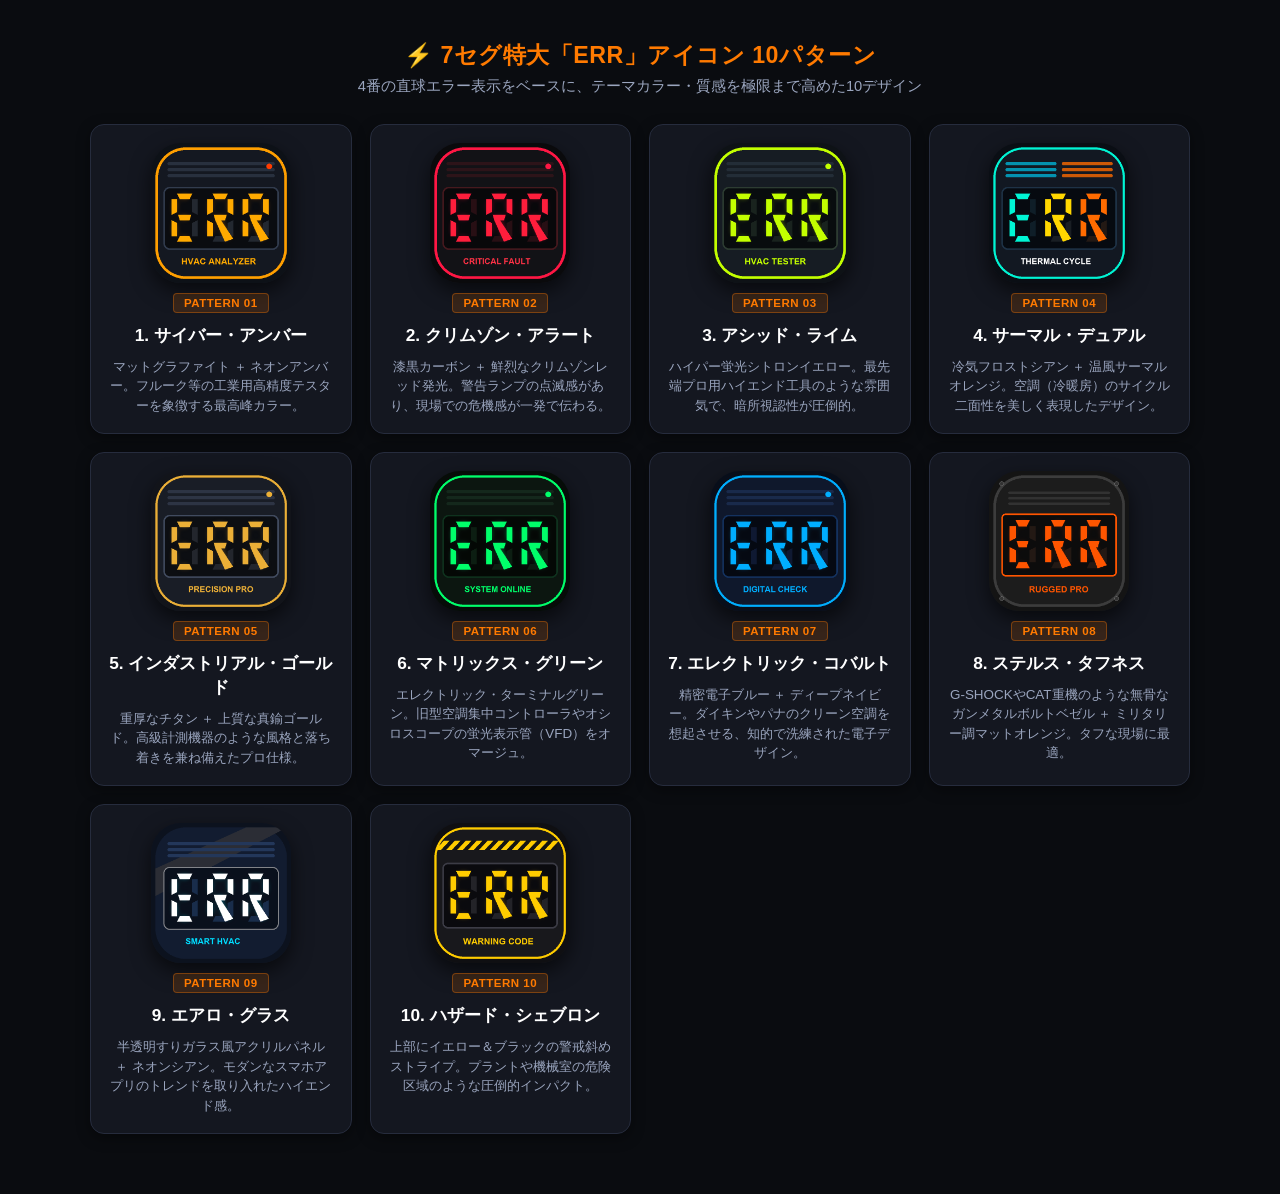
<file: err_patterns.html>
<!DOCTYPE html>
<html lang="ja">
<head>
  <meta charset="UTF-8">
  <meta name="viewport" content="width=device-width, initial-scale=1.0">
  <title>7セグ「ERR」アイコン 10パターン候補 | HVAC エラー即引き</title>
  <style>
    body {
      background: #0a0c10;
      color: #f0f4fc;
      font-family: -apple-system, BlinkMacSystemFont, "Segoe UI", Roboto, sans-serif;
      margin: 0;
      padding: 24px 16px 60px;
    }
    .header {
      text-align: center;
      margin-bottom: 28px;
    }
    .header h1 {
      font-size: 1.45rem;
      color: #ff7a00;
      margin-bottom: 6px;
      letter-spacing: 0.5px;
    }
    .header p {
      color: #9aa5be;
      font-size: 0.92rem;
      margin: 0;
    }
    .grid {
      display: grid;
      grid-template-columns: repeat(auto-fit, minmax(260px, 1fr));
      gap: 18px;
      max-width: 1100px;
      margin: 0 auto;
    }
    .card {
      background: #141720;
      border: 1.5px solid #262c3d;
      border-radius: 14px;
      padding: 18px;
      text-align: center;
      display: flex;
      flex-direction: column;
      align-items: center;
      gap: 10px;
      transition: all 0.2s ease;
      box-shadow: 0 4px 14px rgba(0,0,0,0.4);
    }
    .card:hover {
      border-color: #ff7a00;
      transform: translateY(-2px);
      box-shadow: 0 8px 24px rgba(0,0,0,0.6);
    }
    .icon-preview {
      width: 140px;
      height: 140px;
      border-radius: 30px;
      box-shadow: 0 8px 20px rgba(0,0,0,0.6);
    }
    .card-title {
      font-size: 1.08rem;
      font-weight: 800;
      color: #ffffff;
      margin: 0;
    }
    .card-desc {
      font-size: 0.84rem;
      color: #9aa5be;
      line-height: 1.45;
      margin: 0;
    }
    .tag {
      background: rgba(255, 122, 0, 0.15);
      color: #ff7a00;
      font-size: 0.72rem;
      font-weight: 900;
      padding: 3px 10px;
      border-radius: 4px;
      border: 1px solid rgba(255, 122, 0, 0.35);
      letter-spacing: 0.5px;
    }
  </style>
</head>
<body>
  <div class="header">
    <h1>⚡ 7セグ特大「ERR」アイコン 10パターン</h1>
    <p>4番の直球エラー表示をベースに、テーマカラー・質感を極限まで高めた10デザイン</p>
  </div>

  <div class="grid">
    <div class="card">
      <img src="icon_err_patterns/pattern_01_cyber_amber.png" class="icon-preview">
      <span class="tag">PATTERN 01</span>
      <h3 class="card-title">1. サイバー・アンバー</h3>
      <p class="card-desc">マットグラファイト ＋ ネオンアンバー。フルーク等の工業用高精度テスターを象徴する最高峰カラー。</p>
    </div>

    <div class="card">
      <img src="icon_err_patterns/pattern_02_crimson_alert.png" class="icon-preview">
      <span class="tag">PATTERN 02</span>
      <h3 class="card-title">2. クリムゾン・アラート</h3>
      <p class="card-desc">漆黒カーボン ＋ 鮮烈なクリムゾンレッド発光。警告ランプの点滅感があり、現場での危機感が一発で伝わる。</p>
    </div>

    <div class="card">
      <img src="icon_err_patterns/pattern_03_acid_lime.png" class="icon-preview">
      <span class="tag">PATTERN 03</span>
      <h3 class="card-title">3. アシッド・ライム</h3>
      <p class="card-desc">ハイパー蛍光シトロンイエロー。最先端プロ用ハイエンド工具のような雰囲気で、暗所視認性が圧倒的。</p>
    </div>

    <div class="card">
      <img src="icon_err_patterns/pattern_04_thermal_dual.png" class="icon-preview">
      <span class="tag">PATTERN 04</span>
      <h3 class="card-title">4. サーマル・デュアル</h3>
      <p class="card-desc">冷気フロストシアン ＋ 温風サーマルオレンジ。空調（冷暖房）のサイクル二面性を美しく表現したデザイン。</p>
    </div>

    <div class="card">
      <img src="icon_err_patterns/pattern_05_industrial_gold.png" class="icon-preview">
      <span class="tag">PATTERN 05</span>
      <h3 class="card-title">5. インダストリアル・ゴールド</h3>
      <p class="card-desc">重厚なチタン ＋ 上質な真鍮ゴールド。高級計測機器のような風格と落ち着きを兼ね備えたプロ仕様。</p>
    </div>

    <div class="card">
      <img src="icon_err_patterns/pattern_06_matrix_green.png" class="icon-preview">
      <span class="tag">PATTERN 06</span>
      <h3 class="card-title">6. マトリックス・グリーン</h3>
      <p class="card-desc">エレクトリック・ターミナルグリーン。旧型空調集中コントローラやオシロスコープの蛍光表示管（VFD）をオマージュ。</p>
    </div>

    <div class="card">
      <img src="icon_err_patterns/pattern_07_electric_cobalt.png" class="icon-preview">
      <span class="tag">PATTERN 07</span>
      <h3 class="card-title">7. エレクトリック・コバルト</h3>
      <p class="card-desc">精密電子ブルー ＋ ディープネイビー。ダイキンやパナのクリーン空調を想起させる、知的で洗練された電子デザイン。</p>
    </div>

    <div class="card">
      <img src="icon_err_patterns/pattern_08_stealth_orange.png" class="icon-preview">
      <span class="tag">PATTERN 08</span>
      <h3 class="card-title">8. ステルス・タフネス</h3>
      <p class="card-desc">G-SHOCKやCAT重機のような無骨なガンメタルボルトベゼル ＋ ミリタリー調マットオレンジ。タフな現場に最適。</p>
    </div>

    <div class="card">
      <img src="icon_err_patterns/pattern_09_aero_glass.png" class="icon-preview">
      <span class="tag">PATTERN 09</span>
      <h3 class="card-title">9. エアロ・グラス</h3>
      <p class="card-desc">半透明すりガラス風アクリルパネル ＋ ネオンシアン。モダンなスマホアプリのトレンドを取り入れたハイエンド感。</p>
    </div>

    <div class="card">
      <img src="icon_err_patterns/pattern_10_hazard_warning.png" class="icon-preview">
      <span class="tag">PATTERN 10</span>
      <h3 class="card-title">10. ハザード・シェブロン</h3>
      <p class="card-desc">上部にイエロー＆ブラックの警戒斜めストライプ。プラントや機械室の危険区域のような圧倒的インパクト。</p>
    </div>
  </div>
</body>
</html>
</file>
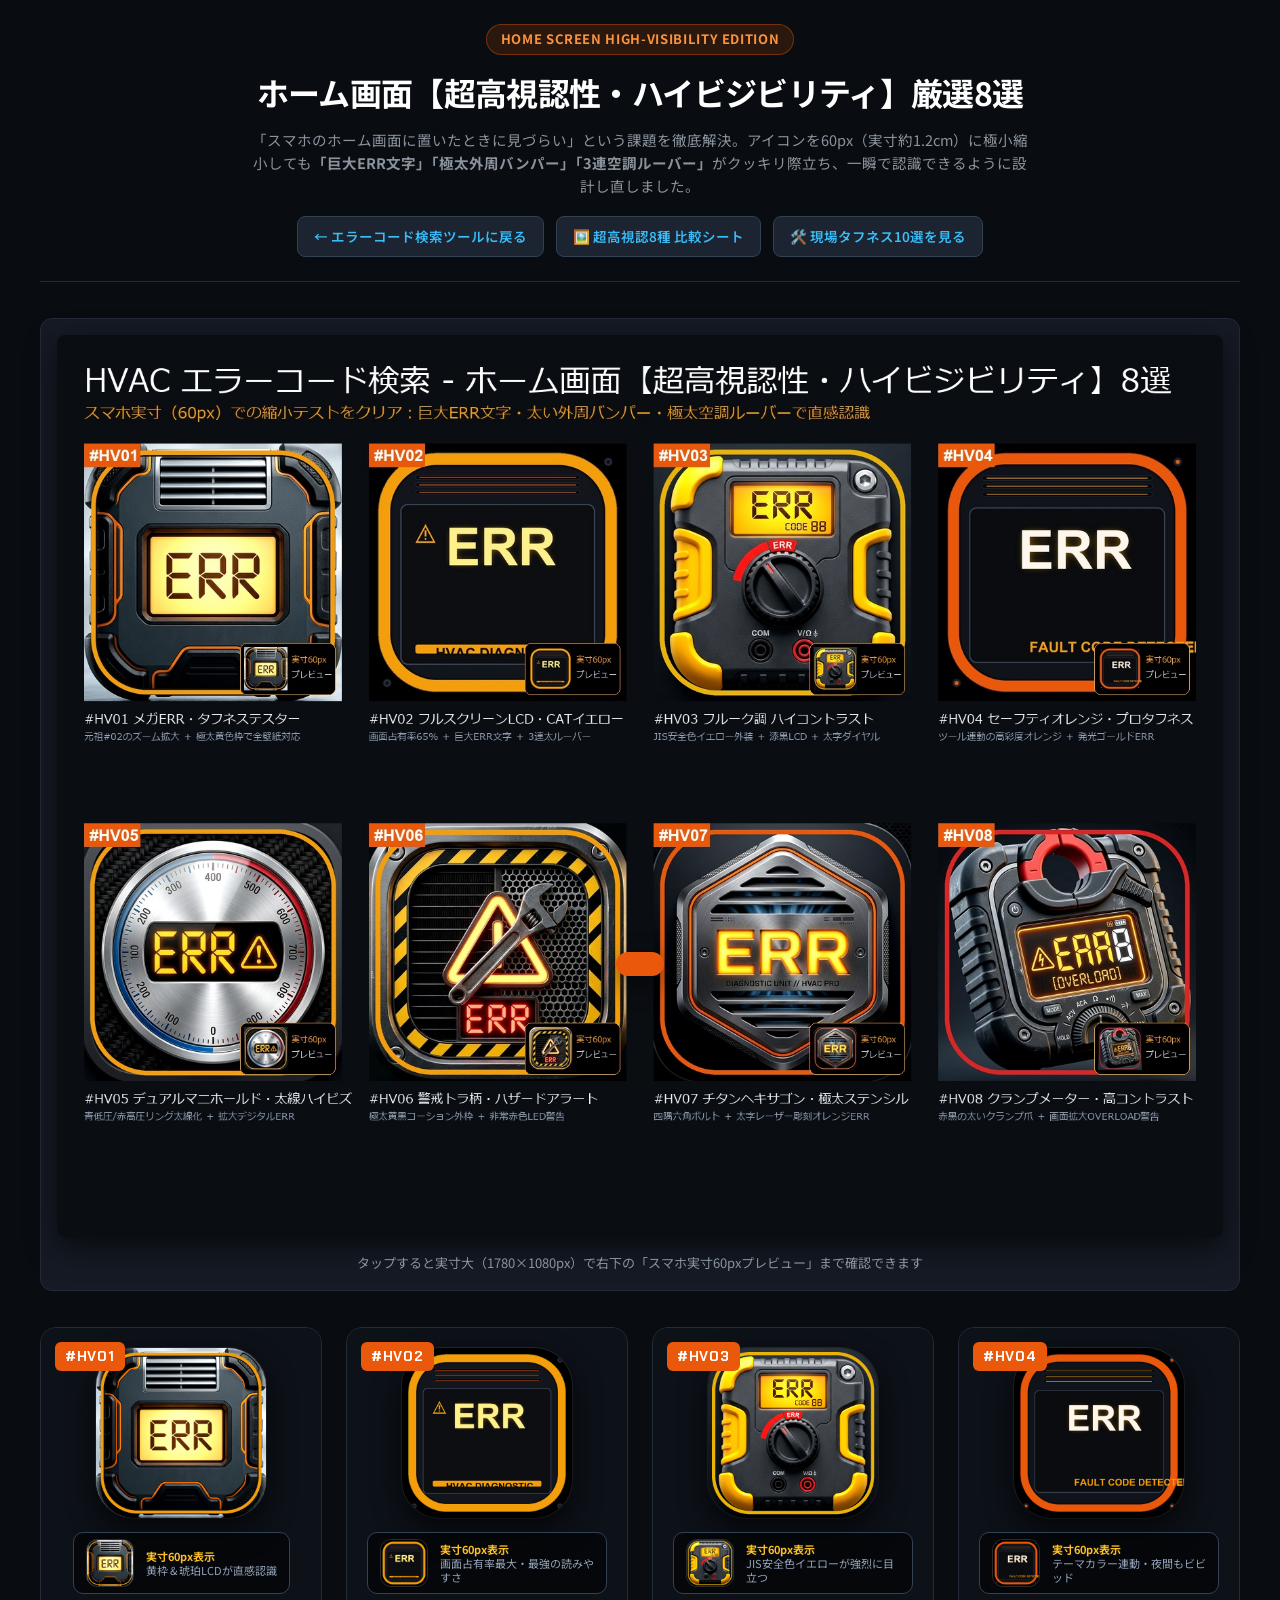
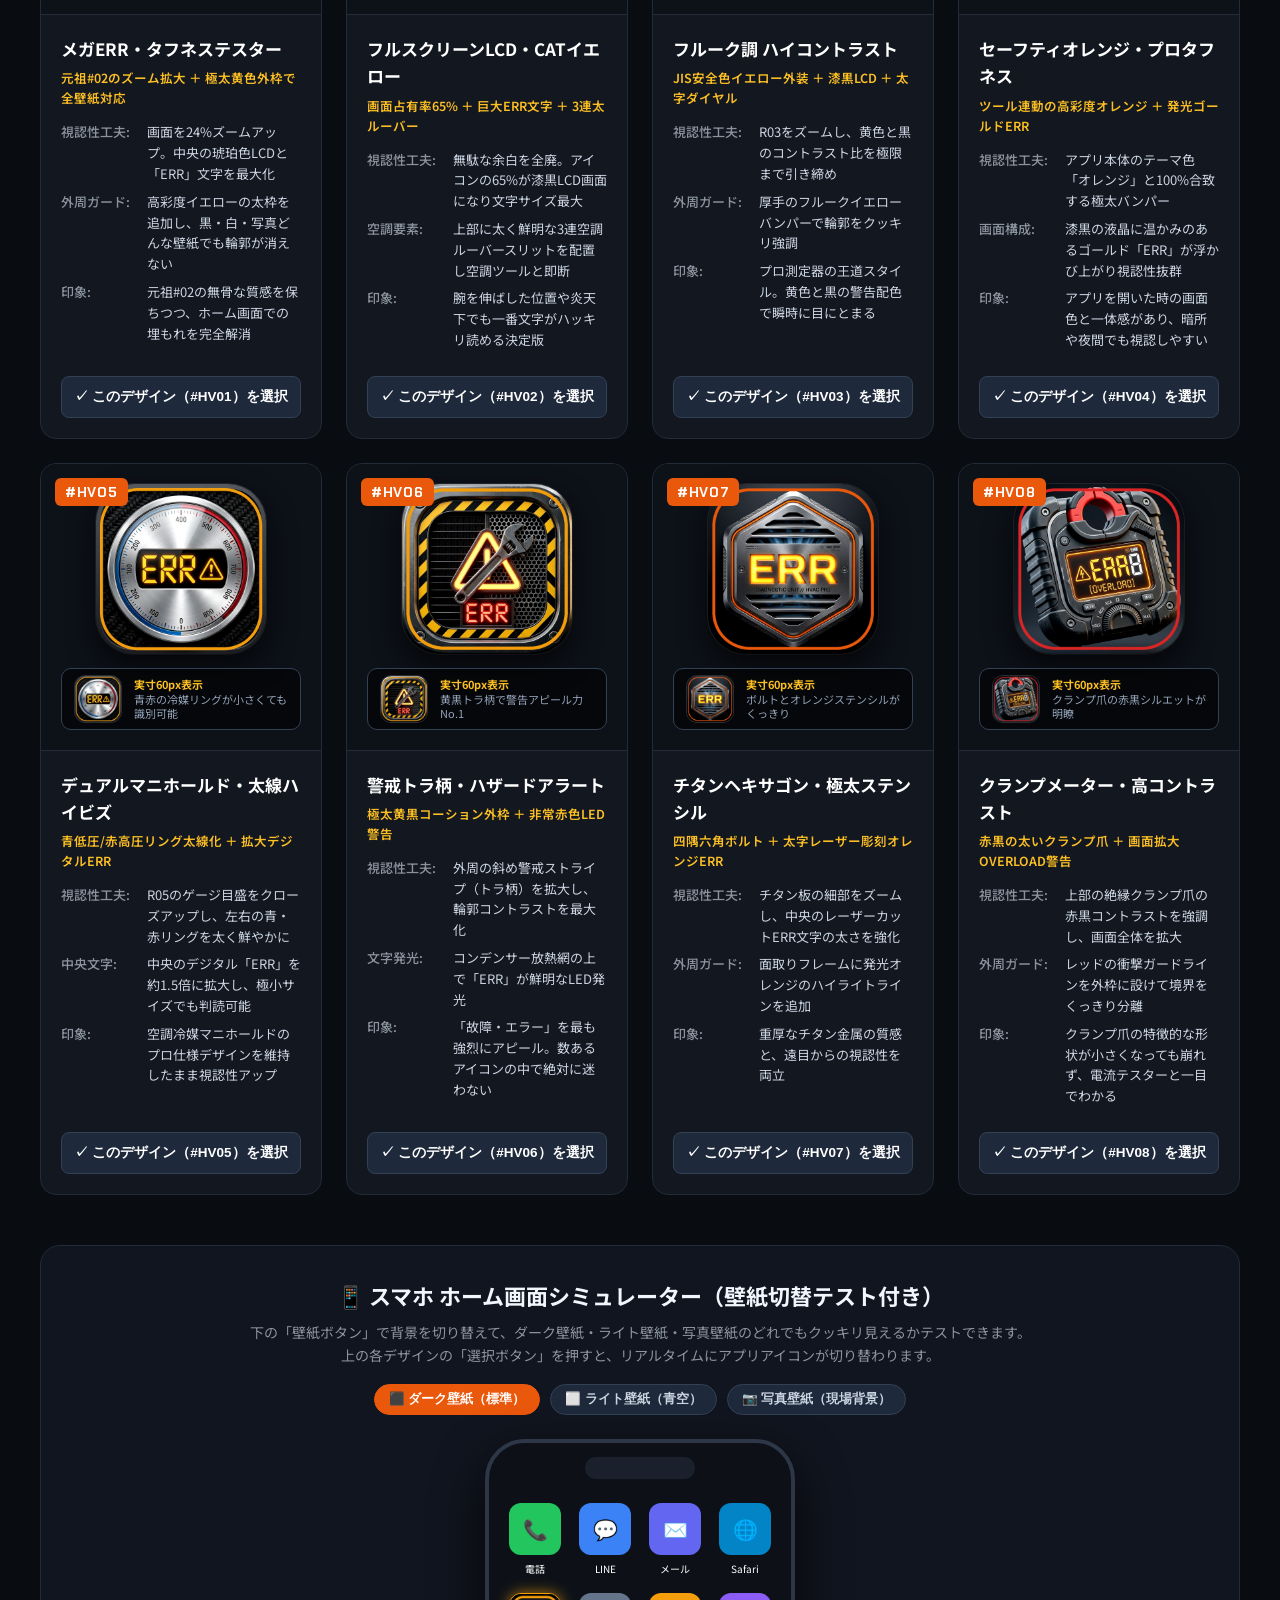
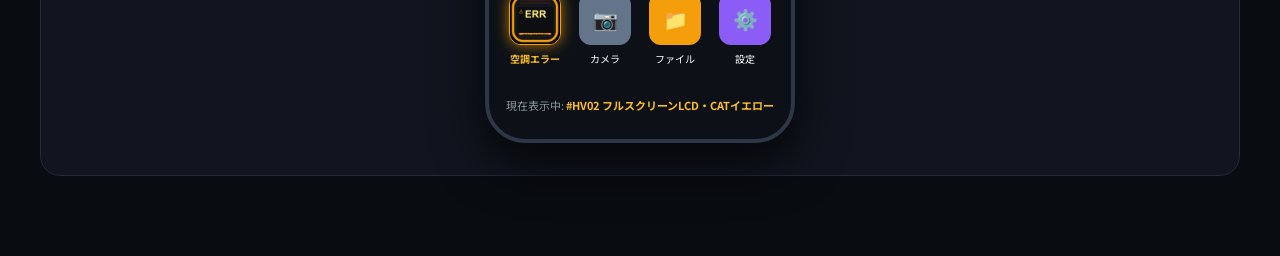
<file: highvis_gallery.html>
<!DOCTYPE html>
<html lang="ja">
<head>
  <meta charset="UTF-8">
  <meta name="viewport" content="width=device-width, initial-scale=1.0">
  <title>HVAC エラーコード検索 - ホーム画面【超高視認性】8選</title>
  <link rel="preconnect" href="https://fonts.googleapis.com">
  <link rel="preconnect" href="https://fonts.gstatic.com" crossorigin>
  <link href="https://fonts.googleapis.com/css2?family=Chakra+Petch:wght@600;700&family=Noto+Sans+JP:wght@400;500;700&display=swap" rel="stylesheet">
  <style>
    :root {
      --bg: #090c10;
      --card-bg: #131720;
      --border: #232a38;
      --accent: #f59e0b;
      --accent-orange: #ea580c;
      --text: #f0f6fc;
      --text-muted: #8b949e;
      --text-sub: #cbd5e1;
    }
    * { box-sizing: border-box; margin: 0; padding: 0; }
    body {
      background: var(--bg);
      color: var(--text);
      font-family: 'Noto Sans JP', -apple-system, BlinkMacSystemFont, sans-serif;
      padding: 24px 16px 80px;
      line-height: 1.6;
    }
    .container {
      max-width: 1200px;
      margin: 0 auto;
    }
    header {
      text-align: center;
      margin-bottom: 36px;
      padding-bottom: 24px;
      border-bottom: 1px solid var(--border);
    }
    .badge-top {
      display: inline-block;
      background: rgba(234, 88, 12, 0.15);
      color: #fb923c;
      border: 1px solid rgba(234, 88, 12, 0.4);
      padding: 4px 14px;
      border-radius: 999px;
      font-size: 13px;
      font-weight: 700;
      letter-spacing: 0.05em;
      margin-bottom: 12px;
    }
    h1 {
      font-size: clamp(22px, 4vw, 32px);
      font-weight: 700;
      letter-spacing: -0.02em;
      color: #fff;
      margin-bottom: 10px;
    }
    header p {
      color: var(--text-muted);
      font-size: 14.5px;
      max-width: 780px;
      margin: 0 auto;
    }
    .nav-links {
      display: flex;
      justify-content: center;
      gap: 12px;
      flex-wrap: wrap;
      margin-top: 18px;
    }
    .nav-btn {
      display: inline-flex;
      align-items: center;
      gap: 8px;
      background: #1c2331;
      color: #38bdf8;
      text-decoration: none;
      padding: 9px 16px;
      border-radius: 8px;
      font-size: 13.5px;
      font-weight: 600;
      border: 1px solid #334155;
      transition: all 0.2s;
    }
    .nav-btn:hover {
      background: #283347;
      border-color: #38bdf8;
    }

    /* Comparison Banner */
    .banner {
      background: #151a24;
      border: 1px solid var(--border);
      border-radius: 12px;
      padding: 16px;
      margin-bottom: 36px;
      text-align: center;
    }
    .banner img {
      max-width: 100%;
      height: auto;
      border-radius: 8px;
      box-shadow: 0 10px 30px rgba(0,0,0,0.6);
    }

    /* Cards Grid */
    .cards-grid {
      display: grid;
      grid-template-columns: repeat(auto-fit, minmax(270px, 1fr));
      gap: 24px;
    }
    .card {
      background: var(--card-bg);
      border: 1px solid var(--border);
      border-radius: 16px;
      overflow: hidden;
      display: flex;
      flex-direction: column;
      transition: transform 0.2s, border-color 0.2s, box-shadow 0.2s;
      position: relative;
    }
    .card:hover {
      transform: translateY(-4px);
      border-color: #f59e0b;
      box-shadow: 0 12px 30px rgba(0,0,0,0.5);
    }
    .card-top {
      position: relative;
      background: #0d1118;
      padding: 20px;
      display: flex;
      flex-direction: column;
      align-items: center;
      border-bottom: 1px solid var(--border);
    }
    .icon-preview {
      width: 170px;
      height: 170px;
      border-radius: 38px;
      overflow: hidden;
      box-shadow: 0 12px 28px rgba(0,0,0,0.7), 0 0 0 1px rgba(255,255,255,0.1);
      transition: transform 0.2s;
    }
    .card:hover .icon-preview {
      transform: scale(1.03);
    }
    .icon-preview img {
      width: 100%;
      height: 100%;
      object-fit: cover;
      display: block;
    }
    .number-tag {
      position: absolute;
      top: 14px;
      left: 14px;
      background: #ea580c;
      color: #fff;
      font-family: 'Chakra Petch', sans-serif;
      font-weight: 700;
      font-size: 14px;
      padding: 3px 10px;
      border-radius: 6px;
      letter-spacing: 0.05em;
    }

    /* Actual phone 60px simulation badge */
    .mini-sim-box {
      margin-top: 14px;
      display: flex;
      align-items: center;
      gap: 12px;
      background: rgba(0,0,0,0.6);
      border: 1px solid #334155;
      padding: 6px 12px;
      border-radius: 10px;
    }
    .mini-icon {
      width: 48px;
      height: 48px;
      border-radius: 11px;
      overflow: hidden;
      border: 1px solid rgba(255,255,255,0.15);
      flex-shrink: 0;
    }
    .mini-icon img {
      width: 100%;
      height: 100%;
      object-fit: cover;
    }
    .mini-label {
      font-size: 11px;
      color: #94a3b8;
      line-height: 1.3;
    }
    .mini-label strong {
      color: #fbbf24;
      display: block;
    }

    .card-body {
      padding: 20px;
      flex: 1;
      display: flex;
      flex-direction: column;
    }
    .card-title {
      font-size: 17px;
      font-weight: 700;
      color: #fff;
      margin-bottom: 6px;
    }
    .card-subtitle {
      font-size: 12.5px;
      color: #fbbf24;
      font-weight: 600;
      margin-bottom: 14px;
    }
    .meta-list {
      list-style: none;
      font-size: 13px;
      margin-bottom: 18px;
      flex: 1;
    }
    .meta-list li {
      margin-bottom: 7px;
      display: flex;
      gap: 6px;
    }
    .meta-label {
      color: var(--text-muted);
      min-width: 80px;
      font-weight: 500;
      flex-shrink: 0;
    }
    .meta-val {
      color: var(--text-sub);
    }
    .btn-apply {
      background: #1e293b;
      color: #fff;
      border: 1px solid #334155;
      padding: 11px;
      border-radius: 8px;
      font-size: 13.5px;
      font-weight: 700;
      cursor: pointer;
      display: flex;
      align-items: center;
      justify-content: center;
      gap: 6px;
      transition: all 0.2s;
      width: 100%;
    }
    .btn-apply:hover {
      background: #ea580c;
      border-color: #ea580c;
      color: #fff;
    }

    /* Phone simulator with wallpaper switcher */
    .phone-simulator-section {
      margin-top: 50px;
      background: #11151f;
      border: 1px solid var(--border);
      border-radius: 20px;
      padding: 32px 20px;
      text-align: center;
    }
    .phone-simulator-section h2 {
      font-size: 22px;
      margin-bottom: 8px;
    }
    .phone-simulator-section p {
      color: var(--text-muted);
      font-size: 14px;
      margin-bottom: 18px;
    }
    .wp-controls {
      display: flex;
      justify-content: center;
      gap: 10px;
      margin-bottom: 24px;
    }
    .wp-btn {
      background: #1e293b;
      color: #cbd5e1;
      border: 1px solid #334155;
      padding: 6px 14px;
      border-radius: 20px;
      font-size: 12.5px;
      font-weight: 600;
      cursor: pointer;
      transition: all 0.2s;
    }
    .wp-btn.active {
      background: #ea580c;
      color: #fff;
      border-color: #ea580c;
    }

    .phone-mockup {
      display: inline-block;
      width: 310px;
      background: #000;
      border: 4px solid #2d3748;
      border-radius: 40px;
      padding: 40px 16px 24px;
      box-shadow: 0 20px 50px rgba(0,0,0,0.8);
      position: relative;
      transition: background 0.3s;
    }
    .phone-mockup.wp-dark {
      background: #0d1117;
    }
    .phone-mockup.wp-light {
      background: linear-gradient(180deg, #93c5fd 0%, #dbeafe 100%);
    }
    .phone-mockup.wp-light .mock-name {
      color: #1e293b;
      font-weight: 700;
    }
    .phone-mockup.wp-photo {
      background: linear-gradient(135deg, #1e3a5f 0%, #064e3b 50%, #451a03 100%);
    }
    .phone-notch {
      position: absolute;
      top: 14px;
      left: 50%;
      transform: translateX(-50%);
      width: 110px;
      height: 22px;
      background: #1a202c;
      border-radius: 12px;
    }
    .phone-grid {
      display: grid;
      grid-template-columns: repeat(4, 1fr);
      gap: 16px 10px;
      margin-top: 20px;
    }
    .mock-app {
      display: flex;
      flex-direction: column;
      align-items: center;
      gap: 6px;
    }
    .mock-icon {
      width: 52px;
      height: 52px;
      border-radius: 12px;
      background: #2d3748;
      overflow: hidden;
      display: flex;
      align-items: center;
      justify-content: center;
      font-size: 20px;
    }
    .mock-icon.featured {
      box-shadow: 0 0 14px rgba(245, 158, 11, 0.7);
      border: 1.5px solid #f59e0b;
    }
    .mock-icon.featured img {
      width: 100%;
      height: 100%;
      object-fit: cover;
    }
    .mock-name {
      font-size: 10px;
      color: #fff;
      text-align: center;
      white-space: nowrap;
      overflow: hidden;
      text-overflow: ellipsis;
      width: 56px;
      transition: color 0.2s;
    }
    .toast {
      position: fixed;
      bottom: 24px;
      left: 50%;
      transform: translateX(-50%) translateY(100px);
      background: #ea580c;
      color: #fff;
      padding: 12px 24px;
      border-radius: 999px;
      font-weight: 700;
      font-size: 14px;
      box-shadow: 0 8px 24px rgba(0,0,0,0.5);
      transition: transform 0.3s cubic-bezier(0.18, 0.89, 0.32, 1.28);
      z-index: 9999;
    }
    .toast.show {
      transform: translateX(-50%) translateY(0);
    }
  </style>
</head>
<body>

<div class="container">
  <header>
    <div class="badge-top">HOME SCREEN HIGH-VISIBILITY EDITION</div>
    <h1>ホーム画面【超高視認性・ハイビジビリティ】厳選8選</h1>
    <p>「スマホのホーム画面に置いたときに見づらい」という課題を徹底解決。アイコンを60px（実寸約1.2cm）に極小縮小しても<strong>「巨大ERR文字」「極太外周バンパー」「3連空調ルーバー」</strong>がクッキリ際立ち、一瞬で認識できるように設計し直しました。</p>
    <div class="nav-links">
      <a href="index.html" class="nav-btn">← エラーコード検索ツールに戻る</a>
      <a href="icons_v4_highvis/highvis_comparison_grid.jpg" target="_blank" class="nav-btn">🖼️ 超高視認8種 比較シート</a>
      <a href="rugged_gallery.html" class="nav-btn">🛠️ 現場タフネス10選を見る</a>
    </div>
  </header>

  <!-- Banner -->
  <div class="banner">
    <a href="icons_v4_highvis/highvis_comparison_grid.jpg" target="_blank">
      <img src="icons_v4_highvis/highvis_comparison_grid.jpg" alt="超高視認性8種比較シート">
    </a>
    <p style="color: var(--text-muted); font-size: 13px; margin-top: 10px;">タップすると実寸大（1780×1080px）で右下の「スマホ実寸60pxプレビュー」まで確認できます</p>
  </div>

  <!-- Cards -->
  <div class="cards-grid">

    <!-- Pattern HV01 -->
    <div class="card" id="card-HV01">
      <div class="card-top">
        <span class="number-tag">#HV01</span>
        <div class="icon-preview">
          <img src="icons_v4_highvis/hv_01_mega_field_tester.jpg" alt="Pattern HV01">
        </div>
        <div class="mini-sim-box">
          <div class="mini-icon">
            <img src="icons_v4_highvis/hv_01_mega_field_tester.jpg" alt="HV01 Mini">
          </div>
          <div class="mini-label">
            <strong>実寸60px表示</strong>
            黄枠 & 琥珀LCDが直感認識
          </div>
        </div>
      </div>
      <div class="card-body">
        <h2 class="card-title">メガERR・タフネステスター</h2>
        <div class="card-subtitle">元祖#02のズーム拡大 ＋ 極太黄色外枠で全壁紙対応</div>
        <ul class="meta-list">
          <li><span class="meta-label">視認性工夫:</span><span class="meta-val">画面を24%ズームアップ。中央の琥珀色LCDと「ERR」文字を最大化</span></li>
          <li><span class="meta-label">外周ガード:</span><span class="meta-val">高彩度イエローの太枠を追加し、黒・白・写真どんな壁紙でも輪郭が消えない</span></li>
          <li><span class="meta-label">印象:</span><span class="meta-val">元祖#02の無骨な質感を保ちつつ、ホーム画面での埋もれを完全解消</span></li>
        </ul>
        <button class="btn-apply" onclick="selectPattern('HV01', 'hv_01_mega_field_tester.jpg')">✓ このデザイン（#HV01）を選択</button>
      </div>
    </div>

    <!-- Pattern HV02 -->
    <div class="card" id="card-HV02">
      <div class="card-top">
        <span class="number-tag">#HV02</span>
        <div class="icon-preview">
          <img src="icons_v4_highvis/hv_02_fullscreen_cat_yellow.jpg" alt="Pattern HV02">
        </div>
        <div class="mini-sim-box">
          <div class="mini-icon">
            <img src="icons_v4_highvis/hv_02_fullscreen_cat_yellow.jpg" alt="HV02 Mini">
          </div>
          <div class="mini-label">
            <strong>実寸60px表示</strong>
            画面占有率最大・最強の読みやすさ
          </div>
        </div>
      </div>
      <div class="card-body">
        <h2 class="card-title">フルスクリーンLCD・CATイエロー</h2>
        <div class="card-subtitle">画面占有率65% ＋ 巨大ERR文字 ＋ 3連太ルーバー</div>
        <ul class="meta-list">
          <li><span class="meta-label">視認性工夫:</span><span class="meta-val">無駄な余白を全廃。アイコンの65%が漆黒LCD画面になり文字サイズ最大</span></li>
          <li><span class="meta-label">空調要素:</span><span class="meta-val">上部に太く鮮明な3連空調ルーバースリットを配置し空調ツールと即断</span></li>
          <li><span class="meta-label">印象:</span><span class="meta-val">腕を伸ばした位置や炎天下でも一番文字がハッキリ読める決定版</span></li>
        </ul>
        <button class="btn-apply" onclick="selectPattern('HV02', 'hv_02_fullscreen_cat_yellow.jpg')">✓ このデザイン（#HV02）を選択</button>
      </div>
    </div>

    <!-- Pattern HV03 -->
    <div class="card" id="card-HV03">
      <div class="card-top">
        <span class="number-tag">#HV03</span>
        <div class="icon-preview">
          <img src="icons_v4_highvis/hv_03_fluke_highcontrast.jpg" alt="Pattern HV03">
        </div>
        <div class="mini-sim-box">
          <div class="mini-icon">
            <img src="icons_v4_highvis/hv_03_fluke_highcontrast.jpg" alt="HV03 Mini">
          </div>
          <div class="mini-label">
            <strong>実寸60px表示</strong>
            JIS安全色イエローが強烈に目立つ
          </div>
        </div>
      </div>
      <div class="card-body">
        <h2 class="card-title">フルーク調 ハイコントラスト</h2>
        <div class="card-subtitle">JIS安全色イエロー外装 ＋ 漆黒LCD ＋ 太字ダイヤル</div>
        <ul class="meta-list">
          <li><span class="meta-label">視認性工夫:</span><span class="meta-val">R03をズームし、黄色と黒のコントラスト比を極限まで引き締め</span></li>
          <li><span class="meta-label">外周ガード:</span><span class="meta-val">厚手のフルークイエローバンパーで輪郭をクッキリ強調</span></li>
          <li><span class="meta-label">印象:</span><span class="meta-val">プロ測定器の王道スタイル。黄色と黒の警告配色で瞬時に目にとまる</span></li>
        </ul>
        <button class="btn-apply" onclick="selectPattern('HV03', 'hv_03_fluke_highcontrast.jpg')">✓ このデザイン（#HV03）を選択</button>
      </div>
    </div>

    <!-- Pattern HV04 -->
    <div class="card" id="card-HV04">
      <div class="card-top">
        <span class="number-tag">#HV04</span>
        <div class="icon-preview">
          <img src="icons_v4_highvis/hv_04_safety_orange_pro.jpg" alt="Pattern HV04">
        </div>
        <div class="mini-sim-box">
          <div class="mini-icon">
            <img src="icons_v4_highvis/hv_04_safety_orange_pro.jpg" alt="HV04 Mini">
          </div>
          <div class="mini-label">
            <strong>実寸60px表示</strong>
            テーマカラー連動・夜間もビビッド
          </div>
        </div>
      </div>
      <div class="card-body">
        <h2 class="card-title">セーフティオレンジ・プロタフネス</h2>
        <div class="card-subtitle">ツール連動の高彩度オレンジ ＋ 発光ゴールドERR</div>
        <ul class="meta-list">
          <li><span class="meta-label">視認性工夫:</span><span class="meta-val">アプリ本体のテーマ色「オレンジ」と100%合致する極太バンパー</span></li>
          <li><span class="meta-label">画面構成:</span><span class="meta-val">漆黒の液晶に温かみのあるゴールド「ERR」が浮かび上がり視認性抜群</span></li>
          <li><span class="meta-label">印象:</span><span class="meta-val">アプリを開いた時の画面色と一体感があり、暗所や夜間でも視認しやすい</span></li>
        </ul>
        <button class="btn-apply" onclick="selectPattern('HV04', 'hv_04_safety_orange_pro.jpg')">✓ このデザイン（#HV04）を選択</button>
      </div>
    </div>

    <!-- Pattern HV05 -->
    <div class="card" id="card-HV05">
      <div class="card-top">
        <span class="number-tag">#HV05</span>
        <div class="icon-preview">
          <img src="icons_v4_highvis/hv_05_manifold_highvis.jpg" alt="Pattern HV05">
        </div>
        <div class="mini-sim-box">
          <div class="mini-icon">
            <img src="icons_v4_highvis/hv_05_manifold_highvis.jpg" alt="HV05 Mini">
          </div>
          <div class="mini-label">
            <strong>実寸60px表示</strong>
            青赤の冷媒リングが小さくても識別可能
          </div>
        </div>
      </div>
      <div class="card-body">
        <h2 class="card-title">デュアルマニホールド・太線ハイビズ</h2>
        <div class="card-subtitle">青低圧/赤高圧リング太線化 ＋ 拡大デジタルERR</div>
        <ul class="meta-list">
          <li><span class="meta-label">視認性工夫:</span><span class="meta-val">R05のゲージ目盛をクローズアップし、左右の青・赤リングを太く鮮やかに</span></li>
          <li><span class="meta-label">中央文字:</span><span class="meta-val">中央のデジタル「ERR」を約1.5倍に拡大し、極小サイズでも判読可能</span></li>
          <li><span class="meta-label">印象:</span><span class="meta-val">空調冷媒マニホールドのプロ仕様デザインを維持したまま視認性アップ</span></li>
        </ul>
        <button class="btn-apply" onclick="selectPattern('HV05', 'hv_05_manifold_highvis.jpg')">✓ このデザイン（#HV05）を選択</button>
      </div>
    </div>

    <!-- Pattern HV06 -->
    <div class="card" id="card-HV06">
      <div class="card-top">
        <span class="number-tag">#HV06</span>
        <div class="icon-preview">
          <img src="icons_v4_highvis/hv_06_hazard_alert_highvis.jpg" alt="Pattern HV06">
        </div>
        <div class="mini-sim-box">
          <div class="mini-icon">
            <img src="icons_v4_highvis/hv_06_hazard_alert_highvis.jpg" alt="HV06 Mini">
          </div>
          <div class="mini-label">
            <strong>実寸60px表示</strong>
            黄黒トラ柄で警告アピール力No.1
          </div>
        </div>
      </div>
      <div class="card-body">
        <h2 class="card-title">警戒トラ柄・ハザードアラート</h2>
        <div class="card-subtitle">極太黄黒コーション外枠 ＋ 非常赤色LED警告</div>
        <ul class="meta-list">
          <li><span class="meta-label">視認性工夫:</span><span class="meta-val">外周の斜め警戒ストライプ（トラ柄）を拡大し、輪郭コントラストを最大化</span></li>
          <li><span class="meta-label">文字発光:</span><span class="meta-val">コンデンサー放熱網の上で「ERR」が鮮明なLED発光</span></li>
          <li><span class="meta-label">印象:</span><span class="meta-val">「故障・エラー」を最も強烈にアピール。数あるアイコンの中で絶対に迷わない</span></li>
        </ul>
        <button class="btn-apply" onclick="selectPattern('HV06', 'hv_06_hazard_alert_highvis.jpg')">✓ このデザイン（#HV06）を選択</button>
      </div>
    </div>

    <!-- Pattern HV07 -->
    <div class="card" id="card-HV07">
      <div class="card-top">
        <span class="number-tag">#HV07</span>
        <div class="icon-preview">
          <img src="icons_v4_highvis/hv_07_titanium_hex_highvis.jpg" alt="Pattern HV07">
        </div>
        <div class="mini-sim-box">
          <div class="mini-icon">
            <img src="icons_v4_highvis/hv_07_titanium_hex_highvis.jpg" alt="HV07 Mini">
          </div>
          <div class="mini-label">
            <strong>実寸60px表示</strong>
            ボルトとオレンジステンシルがくっきり
          </div>
        </div>
      </div>
      <div class="card-body">
        <h2 class="card-title">チタンヘキサゴン・極太ステンシル</h2>
        <div class="card-subtitle">四隅六角ボルト ＋ 太字レーザー彫刻オレンジERR</div>
        <ul class="meta-list">
          <li><span class="meta-label">視認性工夫:</span><span class="meta-val">チタン板の細部をズームし、中央のレーザーカットERR文字の太さを強化</span></li>
          <li><span class="meta-label">外周ガード:</span><span class="meta-val">面取りフレームに発光オレンジのハイライトラインを追加</span></li>
          <li><span class="meta-label">印象:</span><span class="meta-val">重厚なチタン金属の質感と、遠目からの視認性を両立</span></li>
        </ul>
        <button class="btn-apply" onclick="selectPattern('HV07', 'hv_07_titanium_hex_highvis.jpg')">✓ このデザイン（#HV07）を選択</button>
      </div>
    </div>

    <!-- Pattern HV08 -->
    <div class="card" id="card-HV08">
      <div class="card-top">
        <span class="number-tag">#HV08</span>
        <div class="icon-preview">
          <img src="icons_v4_highvis/hv_08_clamp_highvis.jpg" alt="Pattern HV08">
        </div>
        <div class="mini-sim-box">
          <div class="mini-icon">
            <img src="icons_v4_highvis/hv_08_clamp_highvis.jpg" alt="HV08 Mini">
          </div>
          <div class="mini-label">
            <strong>実寸60px表示</strong>
            クランプ爪の赤黒シルエットが明瞭
          </div>
        </div>
      </div>
      <div class="card-body">
        <h2 class="card-title">クランプメーター・高コントラスト</h2>
        <div class="card-subtitle">赤黒の太いクランプ爪 ＋ 画面拡大OVERLOAD警告</div>
        <ul class="meta-list">
          <li><span class="meta-label">視認性工夫:</span><span class="meta-val">上部の絶縁クランプ爪の赤黒コントラストを強調し、画面全体を拡大</span></li>
          <li><span class="meta-label">外周ガード:</span><span class="meta-val">レッドの衝撃ガードラインを外枠に設けて境界をくっきり分離</span></li>
          <li><span class="meta-label">印象:</span><span class="meta-val">クランプ爪の特徴的な形状が小さくなっても崩れず、電流テスターと一目でわかる</span></li>
        </ul>
        <button class="btn-apply" onclick="selectPattern('HV08', 'hv_08_clamp_highvis.jpg')">✓ このデザイン（#HV08）を選択</button>
      </div>
    </div>

  </div>

  <!-- Phone Simulator with Wallpaper Switcher -->
  <div class="phone-simulator-section">
    <h2>📱 スマホ ホーム画面シミュレーター（壁紙切替テスト付き）</h2>
    <p>下の「壁紙ボタン」で背景を切り替えて、ダーク壁紙・ライト壁紙・写真壁紙のどれでもクッキリ見えるかテストできます。<br>上の各デザインの「選択ボタン」を押すと、リアルタイムにアプリアイコンが切り替わります。</p>
    
    <div class="wp-controls">
      <button class="wp-btn active" onclick="setWallpaper('dark', this)">⬛ ダーク壁紙（標準）</button>
      <button class="wp-btn" onclick="setWallpaper('light', this)">⬜ ライト壁紙（青空）</button>
      <button class="wp-btn" onclick="setWallpaper('photo', this)">📷 写真壁紙（現場背景）</button>
    </div>

    <div class="phone-mockup wp-dark" id="phone-mockup">
      <div class="phone-notch"></div>
      <div class="phone-grid">
        <div class="mock-app">
          <div class="mock-icon" style="background:#22c55e;">📞</div>
          <div class="mock-name">電話</div>
        </div>
        <div class="mock-app">
          <div class="mock-icon" style="background:#3b82f6;">💬</div>
          <div class="mock-name">LINE</div>
        </div>
        <div class="mock-app">
          <div class="mock-icon" style="background:#6366f1;">✉️</div>
          <div class="mock-name">メール</div>
        </div>
        <div class="mock-app">
          <div class="mock-icon" style="background:#0284c7;">🌐</div>
          <div class="mock-name">Safari</div>
        </div>

        <!-- Featured App Icon -->
        <div class="mock-app">
          <div class="mock-icon featured" id="simulated-app-icon">
            <img src="icons_v4_highvis/hv_02_fullscreen_cat_yellow.jpg" id="sim-icon-img" alt="Active Icon">
          </div>
          <div class="mock-name" id="mock-app-label" style="color:#fbbf24; font-weight:700;">空調エラー</div>
        </div>

        <div class="mock-app">
          <div class="mock-icon" style="background:#64748b;">📷</div>
          <div class="mock-name">カメラ</div>
        </div>
        <div class="mock-app">
          <div class="mock-icon" style="background:#f59e0b;">📁</div>
          <div class="mock-name">ファイル</div>
        </div>
        <div class="mock-app">
          <div class="mock-icon" style="background:#8b5cf6;">⚙️</div>
          <div class="mock-name">設定</div>
        </div>
      </div>
      <div style="margin-top: 30px; font-size: 11px; color: #8b949e;">現在表示中: <span id="current-sim-title" style="color:#fbbf24; font-weight:700;">#HV02 フルスクリーンLCD・CATイエロー</span></div>
    </div>
  </div>

</div>

<div class="toast" id="toast"></div>

<script>
  function selectPattern(id, filename) {
    const imgPath = 'icons_v4_highvis/' + filename;
    document.getElementById('sim-icon-img').src = imgPath;
    
    document.querySelectorAll('.card').forEach(c => c.style.borderColor = 'var(--border)');
    const selCard = document.getElementById('card-' + id);
    if (selCard) selCard.style.borderColor = '#f59e0b';
    
    const titles = {
      'HV01': '#HV01 メガERR・タフネステスター',
      'HV02': '#HV02 フルスクリーンLCD・CATイエロー',
      'HV03': '#HV03 フルーク調 ハイコントラスト',
      'HV04': '#HV04 セーフティオレンジ・プロタフネス',
      'HV05': '#HV05 デュアルマニホールド・太線ハイビズ',
      'HV06': '#HV06 警戒トラ柄・ハザードアラート',
      'HV07': '#HV07 チタンヘキサゴン・極太ステンシル',
      'HV08': '#HV08 クランプメーター・高コントラスト'
    };
    document.getElementById('current-sim-title').textContent = titles[id] || ('#' + id);

    showToast('デザイン #' + id + ' を選択しました！下部のスマホ画面で確認できます');

    document.querySelector('.phone-simulator-section').scrollIntoView({ behavior: 'smooth', block: 'center' });
  }

  function setWallpaper(type, btn) {
    const p = document.getElementById('phone-mockup');
    p.classList.remove('wp-dark', 'wp-light', 'wp-photo');
    p.classList.add('wp-' + type);

    document.querySelectorAll('.wp-btn').forEach(b => b.classList.remove('active'));
    btn.classList.add('active');
  }

  function showToast(msg) {
    const t = document.getElementById('toast');
    t.textContent = msg;
    t.classList.add('show');
    setTimeout(() => {
      t.classList.remove('show');
    }, 2800);
  }
</script>

</body>
</html>
</file>
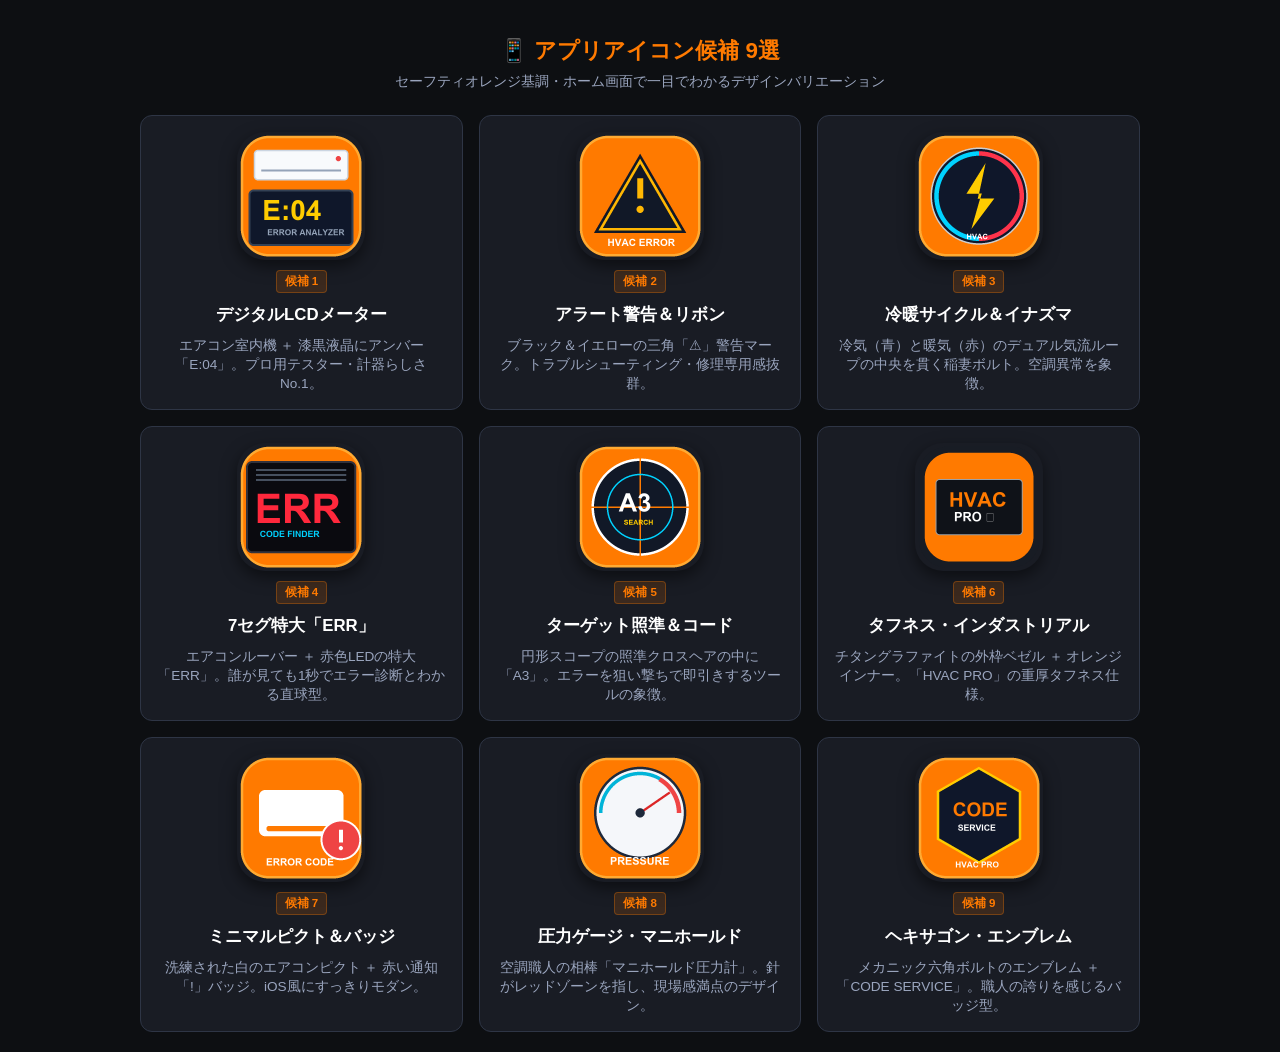
<file: icon_candidates.html>
<!DOCTYPE html>
<html lang="ja">
<head>
  <meta charset="UTF-8">
  <meta name="viewport" content="width=device-width, initial-scale=1.0">
  <title>アプリアイコン候補 9選 | HVAC エラー即引き</title>
  <style>
    body {
      background: #0d0f12;
      color: #f0f4fc;
      font-family: -apple-system, BlinkMacSystemFont, "Segoe UI", Roboto, sans-serif;
      margin: 0;
      padding: 20px;
    }
    .header {
      text-align: center;
      margin-bottom: 24px;
    }
    .header h1 {
      font-size: 1.4rem;
      color: #ff7a00;
      margin-bottom: 6px;
    }
    .header p {
      color: #9aa5be;
      font-size: 0.9rem;
      margin: 0;
    }
    .grid {
      display: grid;
      grid-template-columns: repeat(auto-fit, minmax(280px, 1fr));
      gap: 16px;
      max-width: 1000px;
      margin: 0 auto;
    }
    .card {
      background: #191c24;
      border: 1.5px solid #2e3545;
      border-radius: 12px;
      padding: 16px;
      text-align: center;
      display: flex;
      flex-direction: column;
      align-items: center;
      gap: 10px;
      transition: all 0.2s ease;
    }
    .card:hover {
      border-color: #ff7a00;
      box-shadow: 0 0 15px rgba(255, 122, 0, 0.3);
    }
    .icon-preview {
      width: 128px;
      height: 128px;
      border-radius: 28px;
      box-shadow: 0 6px 16px rgba(0,0,0,0.5);
    }
    .card-title {
      font-size: 1.05rem;
      font-weight: 800;
      color: #ffffff;
      margin: 0;
    }
    .card-desc {
      font-size: 0.85rem;
      color: #9aa5be;
      line-height: 1.4;
      margin: 0;
    }
    .tag {
      background: rgba(255, 122, 0, 0.15);
      color: #ff7a00;
      font-size: 0.72rem;
      font-weight: 800;
      padding: 3px 8px;
      border-radius: 4px;
      border: 1px solid rgba(255, 122, 0, 0.3);
    }
  </style>
</head>
<body>
  <div class="header">
    <h1>📱 アプリアイコン候補 9選</h1>
    <p>セーフティオレンジ基調・ホーム画面で一目でわかるデザインバリエーション</p>
  </div>

  <div class="grid">
    <div class="card">
      <img src="icon_candidates/candidate_1.png" class="icon-preview">
      <span class="tag">候補 1</span>
      <h3 class="card-title">デジタルLCDメーター</h3>
      <p class="card-desc">エアコン室内機 ＋ 漆黒液晶にアンバー「E:04」。プロ用テスター・計器らしさNo.1。</p>
    </div>

    <div class="card">
      <img src="icon_candidates/candidate_2.png" class="icon-preview">
      <span class="tag">候補 2</span>
      <h3 class="card-title">アラート警告＆リボン</h3>
      <p class="card-desc">ブラック＆イエローの三角「⚠」警告マーク。トラブルシューティング・修理専用感抜群。</p>
    </div>

    <div class="card">
      <img src="icon_candidates/candidate_3.png" class="icon-preview">
      <span class="tag">候補 3</span>
      <h3 class="card-title">冷暖サイクル＆イナズマ</h3>
      <p class="card-desc">冷気（青）と暖気（赤）のデュアル気流ループの中央を貫く稲妻ボルト。空調異常を象徴。</p>
    </div>

    <div class="card">
      <img src="icon_candidates/candidate_4.png" class="icon-preview">
      <span class="tag">候補 4</span>
      <h3 class="card-title">7セグ特大「ERR」</h3>
      <p class="card-desc">エアコンルーバー ＋ 赤色LEDの特大「ERR」。誰が見ても1秒でエラー診断とわかる直球型。</p>
    </div>

    <div class="card">
      <img src="icon_candidates/candidate_5.png" class="icon-preview">
      <span class="tag">候補 5</span>
      <h3 class="card-title">ターゲット照準＆コード</h3>
      <p class="card-desc">円形スコープの照準クロスヘアの中に「A3」。エラーを狙い撃ちで即引きするツールの象徴。</p>
    </div>

    <div class="card">
      <img src="icon_candidates/candidate_6.png" class="icon-preview">
      <span class="tag">候補 6</span>
      <h3 class="card-title">タフネス・インダストリアル</h3>
      <p class="card-desc">チタングラファイトの外枠ベゼル ＋ オレンジインナー。「HVAC PRO」の重厚タフネス仕様。</p>
    </div>

    <div class="card">
      <img src="icon_candidates/candidate_7.png" class="icon-preview">
      <span class="tag">候補 7</span>
      <h3 class="card-title">ミニマルピクト＆バッジ</h3>
      <p class="card-desc">洗練された白のエアコンピクト ＋ 赤い通知「!」バッジ。iOS風にすっきりモダン。</p>
    </div>

    <div class="card">
      <img src="icon_candidates/candidate_8.png" class="icon-preview">
      <span class="tag">候補 8</span>
      <h3 class="card-title">圧力ゲージ・マニホールド</h3>
      <p class="card-desc">空調職人の相棒「マニホールド圧力計」。針がレッドゾーンを指し、現場感満点のデザイン。</p>
    </div>

    <div class="card">
      <img src="icon_candidates/candidate_9.png" class="icon-preview">
      <span class="tag">候補 9</span>
      <h3 class="card-title">ヘキサゴン・エンブレム</h3>
      <p class="card-desc">メカニック六角ボルトのエンブレム ＋ 「CODE SERVICE」。職人の誇りを感じるバッジ型。</p>
    </div>
  </div>
</body>
</html>
</file>
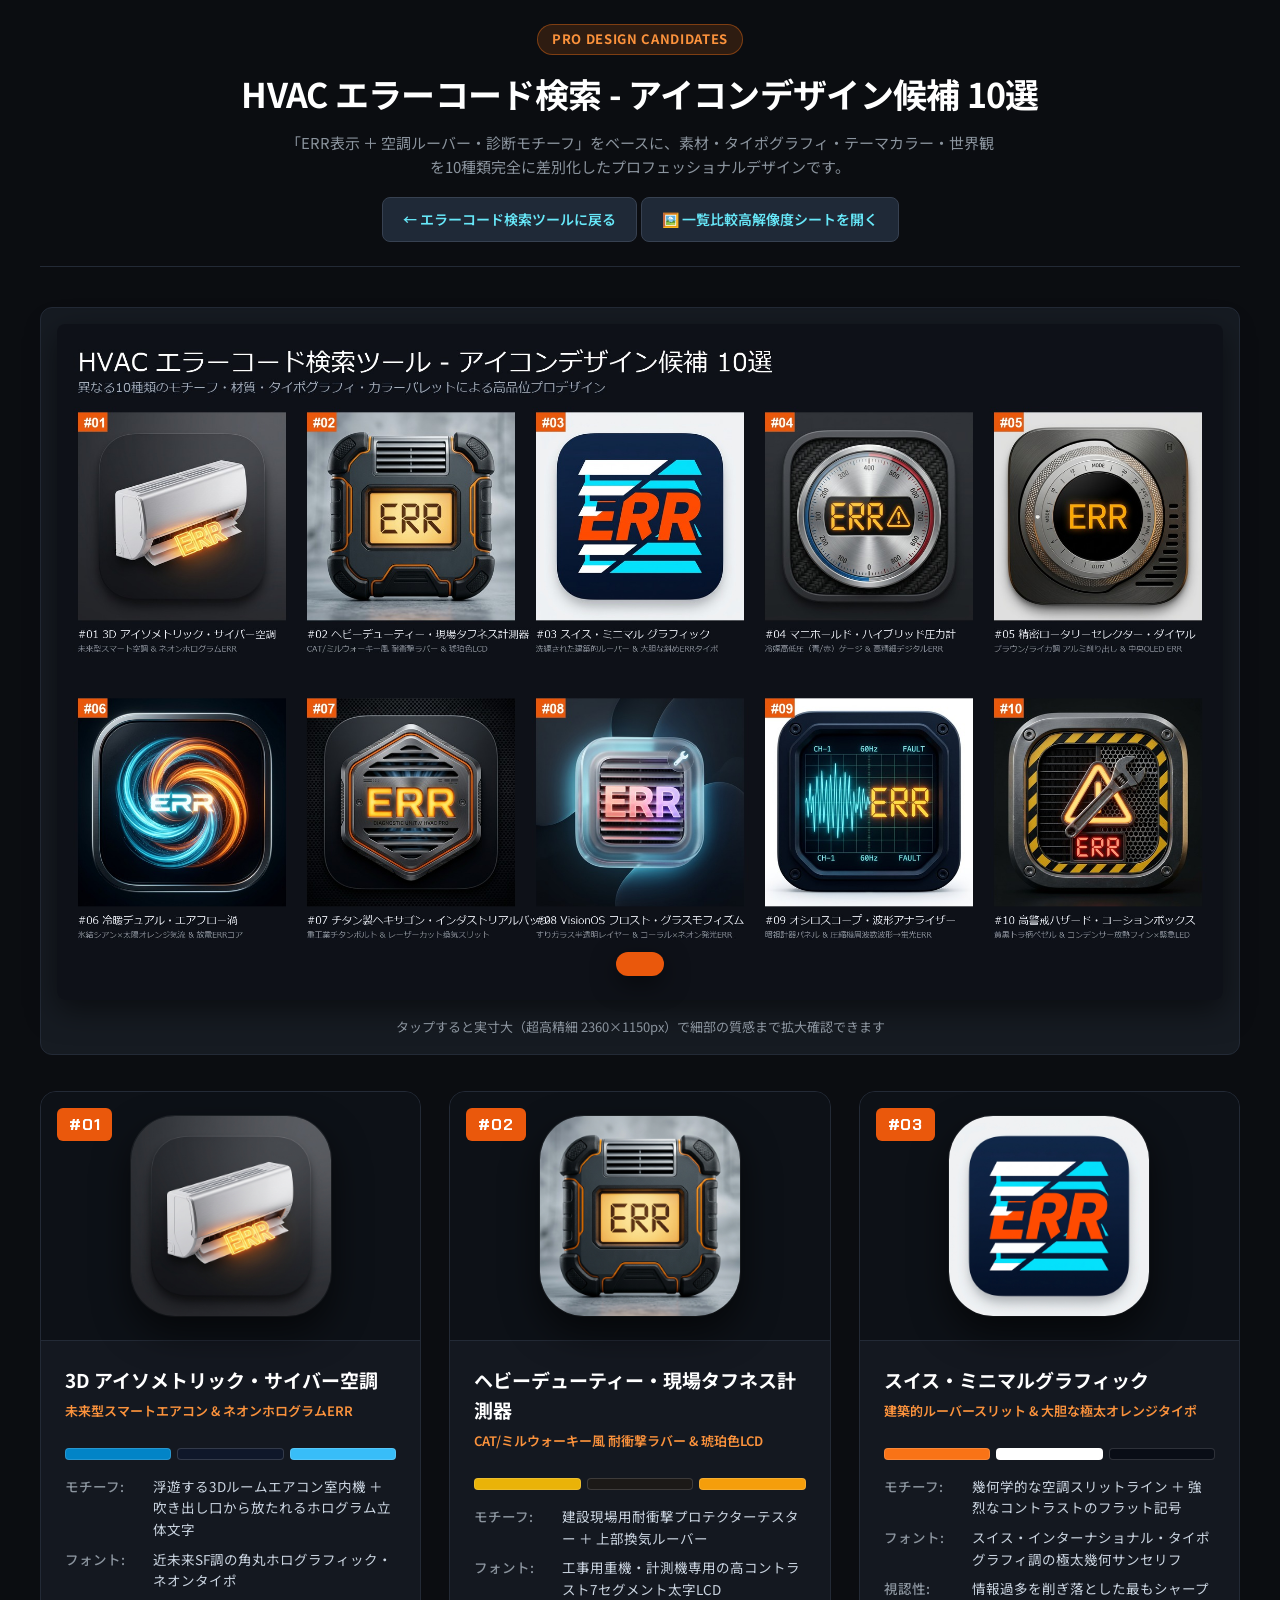
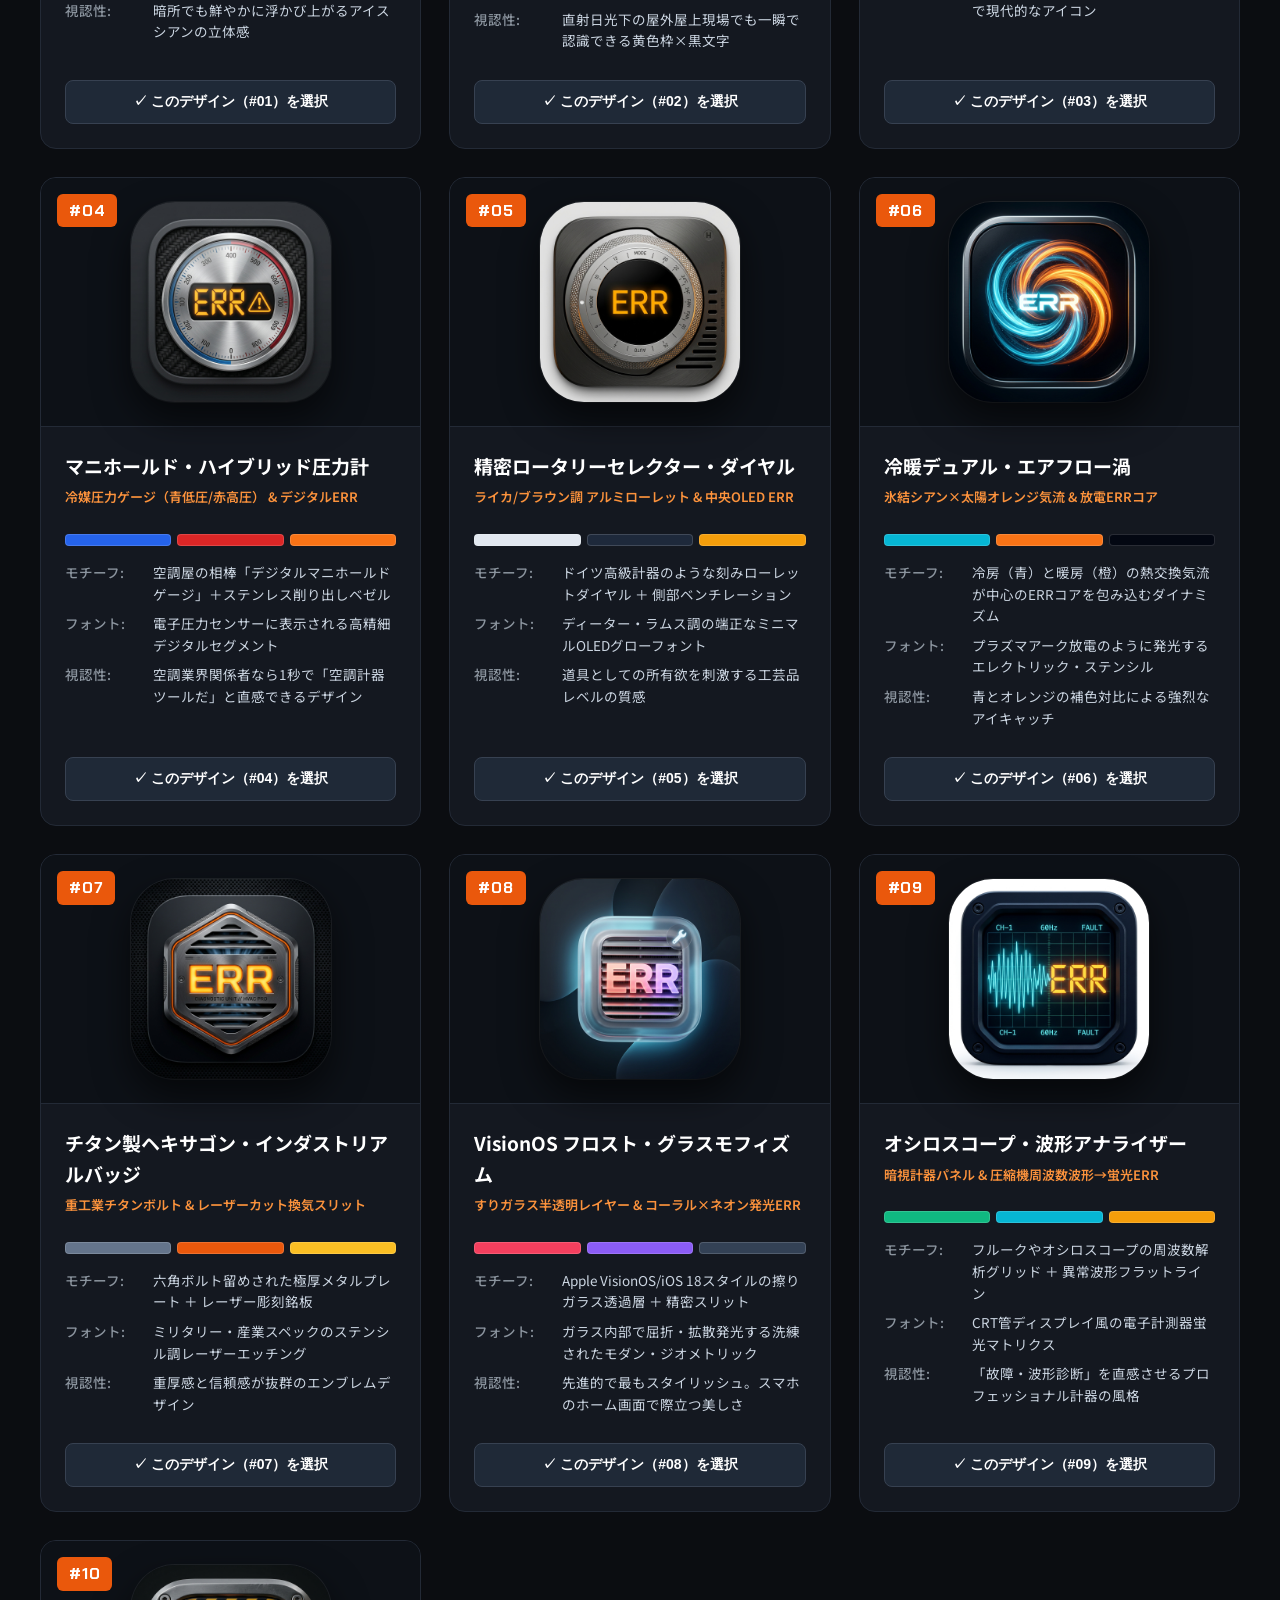
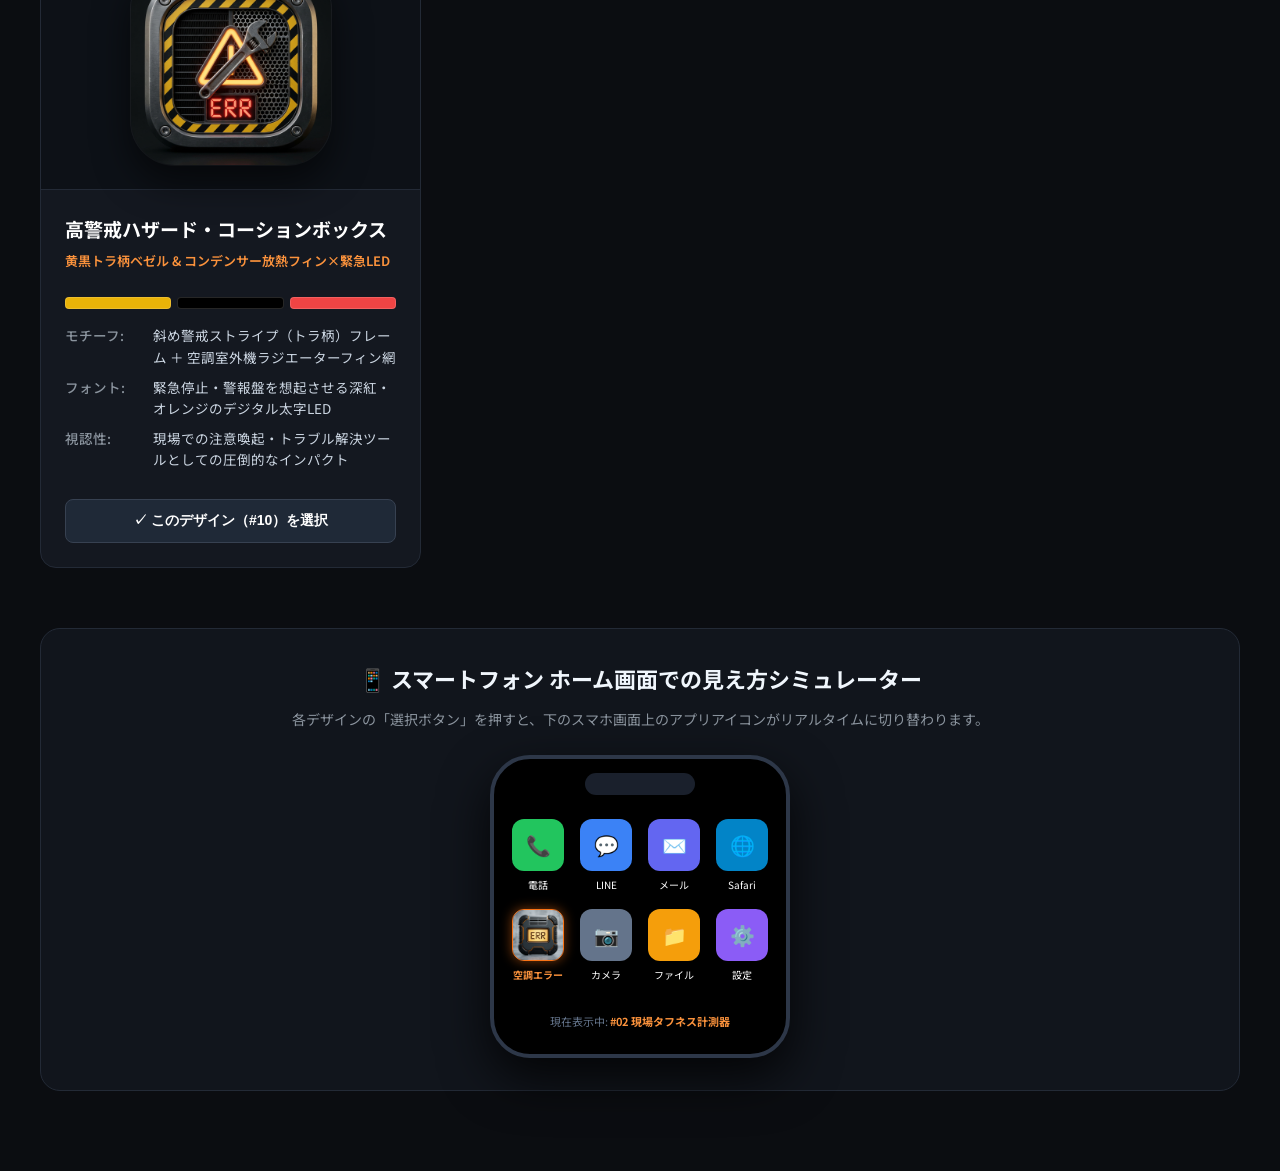
<file: icons_gallery.html>
<!DOCTYPE html>
<html lang="ja">
<head>
  <meta charset="UTF-8">
  <meta name="viewport" content="width=device-width, initial-scale=1.0">
  <title>HVAC エラーコード検索 - アイコンデザイン候補 10選</title>
  <link rel="preconnect" href="https://fonts.googleapis.com">
  <link rel="preconnect" href="https://fonts.gstatic.com" crossorigin>
  <link href="https://fonts.googleapis.com/css2?family=Chakra+Petch:wght@600;700&family=Noto+Sans+JP:wght@400;500;700&display=swap" rel="stylesheet">
  <style>
    :root {
      --bg: #0b0d11;
      --card-bg: #141820;
      --border: #232a36;
      --accent: #f97316;
      --accent-glow: rgba(249, 115, 22, 0.25);
      --text: #f0f6fc;
      --text-muted: #8b949e;
      --text-sub: #cbd5e1;
    }
    * { box-sizing: border-box; margin: 0; padding: 0; }
    body {
      background: var(--bg);
      color: var(--text);
      font-family: 'Noto Sans JP', -apple-system, BlinkMacSystemFont, sans-serif;
      padding: 24px 16px 80px;
      line-height: 1.6;
    }
    .container {
      max-width: 1200px;
      margin: 0 auto;
    }
    header {
      text-align: center;
      margin-bottom: 40px;
      padding-bottom: 24px;
      border-bottom: 1px solid var(--border);
    }
    .badge-top {
      display: inline-block;
      background: rgba(249, 115, 22, 0.15);
      color: #fb923c;
      border: 1px solid rgba(249, 115, 22, 0.4);
      padding: 4px 14px;
      border-radius: 999px;
      font-size: 13px;
      font-weight: 700;
      letter-spacing: 0.05em;
      margin-bottom: 12px;
    }
    h1 {
      font-size: clamp(22px, 4vw, 34px);
      font-weight: 700;
      letter-spacing: -0.02em;
      color: #fff;
      margin-bottom: 10px;
    }
    header p {
      color: var(--text-muted);
      font-size: 15px;
      max-width: 720px;
      margin: 0 auto;
    }
    .grid-view-link {
      display: inline-flex;
      align-items: center;
      gap: 8px;
      margin-top: 18px;
      background: #1f2937;
      color: #67e8f9;
      text-decoration: none;
      padding: 10px 20px;
      border-radius: 8px;
      font-size: 14px;
      font-weight: 600;
      border: 1px solid #374151;
      transition: all 0.2s;
    }
    .grid-view-link:hover {
      background: #374151;
      border-color: #67e8f9;
    }

    /* Comparison Banner */
    .banner {
      background: #161b22;
      border: 1px solid var(--border);
      border-radius: 12px;
      padding: 16px;
      margin-bottom: 36px;
      text-align: center;
    }
    .banner img {
      max-width: 100%;
      height: auto;
      border-radius: 8px;
      box-shadow: 0 10px 30px rgba(0,0,0,0.5);
    }

    /* Cards Grid */
    .cards-grid {
      display: grid;
      grid-template-columns: repeat(auto-fit, minmax(340px, 1fr));
      gap: 28px;
    }
    .card {
      background: var(--card-bg);
      border: 1px solid var(--border);
      border-radius: 16px;
      overflow: hidden;
      display: flex;
      flex-direction: column;
      transition: transform 0.2s, border-color 0.2s, box-shadow 0.2s;
      position: relative;
    }
    .card:hover {
      transform: translateY(-4px);
      border-color: #f97316;
      box-shadow: 0 12px 30px rgba(0,0,0,0.4);
    }
    .card-top {
      position: relative;
      background: #0d1117;
      padding: 24px;
      display: flex;
      justify-content: center;
      align-items: center;
      border-bottom: 1px solid var(--border);
    }
    .icon-preview {
      width: 200px;
      height: 200px;
      border-radius: 44px;
      overflow: hidden;
      box-shadow: 0 16px 36px rgba(0,0,0,0.6), 0 0 0 1px rgba(255,255,255,0.08);
      transition: transform 0.2s;
    }
    .card:hover .icon-preview {
      transform: scale(1.03);
    }
    .icon-preview img {
      width: 100%;
      height: 100%;
      object-fit: cover;
      display: block;
    }
    .number-tag {
      position: absolute;
      top: 16px;
      left: 16px;
      background: #ea580c;
      color: #fff;
      font-family: 'Chakra Petch', sans-serif;
      font-weight: 700;
      font-size: 16px;
      padding: 4px 12px;
      border-radius: 6px;
      letter-spacing: 0.05em;
    }
    .card-body {
      padding: 24px;
      flex: 1;
      display: flex;
      flex-direction: column;
    }
    .card-title {
      font-size: 19px;
      font-weight: 700;
      color: #fff;
      margin-bottom: 6px;
    }
    .card-subtitle {
      font-size: 13px;
      color: #fb923c;
      font-weight: 600;
      margin-bottom: 16px;
    }
    .meta-list {
      list-style: none;
      font-size: 13.5px;
      margin-bottom: 20px;
      flex: 1;
    }
    .meta-list li {
      margin-bottom: 8px;
      display: flex;
      gap: 8px;
    }
    .meta-label {
      color: var(--text-muted);
      min-width: 80px;
      font-weight: 500;
      flex-shrink: 0;
    }
    .meta-val {
      color: var(--text-sub);
    }
    .color-swatch-bar {
      display: flex;
      gap: 6px;
      margin: 10px 0 16px;
    }
    .color-chip {
      height: 12px;
      flex: 1;
      border-radius: 4px;
      border: 1px solid rgba(255,255,255,0.15);
    }
    .btn-apply {
      background: #1f2937;
      color: #fff;
      border: 1px solid #374151;
      padding: 12px;
      border-radius: 8px;
      font-size: 14px;
      font-weight: 700;
      cursor: pointer;
      display: flex;
      align-items: center;
      justify-content: center;
      gap: 8px;
      transition: all 0.2s;
      width: 100%;
    }
    .btn-apply:hover {
      background: #ea580c;
      border-color: #ea580c;
      color: #fff;
    }

    /* Phone preview section */
    .phone-simulator-section {
      margin-top: 60px;
      background: #11151c;
      border: 1px solid var(--border);
      border-radius: 20px;
      padding: 32px 24px;
      text-align: center;
    }
    .phone-simulator-section h2 {
      font-size: 22px;
      margin-bottom: 12px;
    }
    .phone-simulator-section p {
      color: var(--text-muted);
      font-size: 14px;
      margin-bottom: 24px;
    }
    .phone-mockup {
      display: inline-block;
      width: 300px;
      background: #000;
      border: 4px solid #2d3748;
      border-radius: 40px;
      padding: 40px 16px 24px;
      box-shadow: 0 20px 50px rgba(0,0,0,0.8);
      position: relative;
    }
    .phone-notch {
      position: absolute;
      top: 14px;
      left: 50%;
      transform: translateX(-50%);
      width: 110px;
      height: 22px;
      background: #1a202c;
      border-radius: 12px;
    }
    .phone-grid {
      display: grid;
      grid-template-columns: repeat(4, 1fr);
      gap: 16px 12px;
      margin-top: 20px;
    }
    .mock-app {
      display: flex;
      flex-direction: column;
      align-items: center;
      gap: 6px;
    }
    .mock-icon {
      width: 52px;
      height: 52px;
      border-radius: 12px;
      background: #2d3748;
      overflow: hidden;
      display: flex;
      align-items: center;
      justify-content: center;
      font-size: 20px;
    }
    .mock-icon.featured {
      box-shadow: 0 0 12px rgba(249, 115, 22, 0.5);
      border: 1.5px solid #f97316;
    }
    .mock-icon.featured img {
      width: 100%;
      height: 100%;
      object-fit: cover;
    }
    .mock-name {
      font-size: 10px;
      color: #fff;
      text-align: center;
      white-space: nowrap;
      overflow: hidden;
      text-overflow: ellipsis;
      width: 56px;
    }

    /* Modal */
    .toast {
      position: fixed;
      bottom: 24px;
      left: 50%;
      transform: translateX(-50%) translateY(100px);
      background: #ea580c;
      color: #fff;
      padding: 12px 24px;
      border-radius: 999px;
      font-weight: 700;
      font-size: 14px;
      box-shadow: 0 8px 24px rgba(0,0,0,0.5);
      transition: transform 0.3s cubic-bezier(0.18, 0.89, 0.32, 1.28);
      z-index: 9999;
    }
    .toast.show {
      transform: translateX(-50%) translateY(0);
    }
  </style>
</head>
<body>

<div class="container">
  <header>
    <div class="badge-top">PRO DESIGN CANDIDATES</div>
    <h1>HVAC エラーコード検索 - アイコンデザイン候補 10選</h1>
    <p>「ERR表示 ＋ 空調ルーバー・診断モチーフ」をベースに、素材・タイポグラフィ・テーマカラー・世界観を10種類完全に差別化したプロフェッショナルデザインです。</p>
    <div>
      <a href="index.html" class="grid-view-link">← エラーコード検索ツールに戻る</a>
      <a href="icons_v2/icon_comparison_grid.jpg" target="_blank" class="grid-view-link">🖼️ 一覧比較高解像度シートを開く</a>
    </div>
  </header>

  <!-- Comparison Banner -->
  <div class="banner">
    <a href="icons_v2/icon_comparison_grid.jpg" target="_blank">
      <img src="icons_v2/icon_comparison_grid.jpg" alt="10デザイン比較一覧シート">
    </a>
    <p style="color: var(--text-muted); font-size: 13px; margin-top: 10px;">タップすると実寸大（超高精細 2360×1150px）で細部の質感まで拡大確認できます</p>
  </div>

  <!-- Cards -->
  <div class="cards-grid">

    <!-- Pattern 01 -->
    <div class="card" id="card-01">
      <div class="card-top">
        <span class="number-tag">#01</span>
        <div class="icon-preview">
          <img src="icons_v2/pattern_01_isometric_3d.jpg" alt="Pattern 01">
        </div>
      </div>
      <div class="card-body">
        <h2 class="card-title">3D アイソメトリック・サイバー空調</h2>
        <div class="card-subtitle">未来型スマートエアコン & ネオンホログラムERR</div>
        <div class="color-swatch-bar">
          <div class="color-chip" style="background:#0284c7;" title="Cyan Glow"></div>
          <div class="color-chip" style="background:#0f172a;" title="Space Navy"></div>
          <div class="color-chip" style="background:#38bdf8;" title="Neon Ice"></div>
        </div>
        <ul class="meta-list">
          <li><span class="meta-label">モチーフ:</span><span class="meta-val">浮遊する3Dルームエアコン室内機 ＋ 吹き出し口から放たれるホログラム立体文字</span></li>
          <li><span class="meta-label">フォント:</span><span class="meta-val">近未来SF調の角丸ホログラフィック・ネオンタイポ</span></li>
          <li><span class="meta-label">視認性:</span><span class="meta-val">暗所でも鮮やかに浮かび上がるアイスシアンの立体感</span></li>
        </ul>
        <button class="btn-apply" onclick="selectPattern('01', 'pattern_01_isometric_3d.jpg')">✓ このデザイン（#01）を選択</button>
      </div>
    </div>

    <!-- Pattern 02 -->
    <div class="card" id="card-02">
      <div class="card-top">
        <span class="number-tag">#02</span>
        <div class="icon-preview">
          <img src="icons_v2/pattern_02_rugged_tester.jpg" alt="Pattern 02">
        </div>
      </div>
      <div class="card-body">
        <h2 class="card-title">ヘビーデューティー・現場タフネス計測器</h2>
        <div class="card-subtitle">CAT/ミルウォーキー風 耐衝撃ラバー & 琥珀色LCD</div>
        <div class="color-swatch-bar">
          <div class="color-chip" style="background:#eab308;" title="CAT Yellow"></div>
          <div class="color-chip" style="background:#1c1917;" title="Tough Rubber"></div>
          <div class="color-chip" style="background:#f59e0b;" title="Amber LCD"></div>
        </div>
        <ul class="meta-list">
          <li><span class="meta-label">モチーフ:</span><span class="meta-val">建設現場用耐衝撃プロテクターテスター ＋ 上部換気ルーバー</span></li>
          <li><span class="meta-label">フォント:</span><span class="meta-val">工事用重機・計測機専用の高コントラスト7セグメント太字LCD</span></li>
          <li><span class="meta-label">視認性:</span><span class="meta-val">直射日光下の屋外屋上現場でも一瞬で認識できる黄色枠×黒文字</span></li>
        </ul>
        <button class="btn-apply" onclick="selectPattern('02', 'pattern_02_rugged_tester.jpg')">✓ このデザイン（#02）を選択</button>
      </div>
    </div>

    <!-- Pattern 03 -->
    <div class="card" id="card-03">
      <div class="card-top">
        <span class="number-tag">#03</span>
        <div class="icon-preview">
          <img src="icons_v2/pattern_03_swiss_minimal.jpg" alt="Pattern 03">
        </div>
      </div>
      <div class="card-body">
        <h2 class="card-title">スイス・ミニマルグラフィック</h2>
        <div class="card-subtitle">建築的ルーバースリット & 大胆な極太オレンジタイポ</div>
        <div class="color-swatch-bar">
          <div class="color-chip" style="background:#f97316;" title="Safety Orange"></div>
          <div class="color-chip" style="background:#ffffff;" title="Clean White"></div>
          <div class="color-chip" style="background:#090d16;" title="Pure Black"></div>
        </div>
        <ul class="meta-list">
          <li><span class="meta-label">モチーフ:</span><span class="meta-val">幾何学的な空調スリットライン ＋ 強烈なコントラストのフラット記号</span></li>
          <li><span class="meta-label">フォント:</span><span class="meta-val">スイス・インターナショナル・タイポグラフィ調の極太幾何サンセリフ</span></li>
          <li><span class="meta-label">視認性:</span><span class="meta-val">情報過多を削ぎ落とした最もシャープで現代的なアイコン</span></li>
        </ul>
        <button class="btn-apply" onclick="selectPattern('03', 'pattern_03_swiss_minimal.jpg')">✓ このデザイン（#03）を選択</button>
      </div>
    </div>

    <!-- Pattern 04 -->
    <div class="card" id="card-04">
      <div class="card-top">
        <span class="number-tag">#04</span>
        <div class="icon-preview">
          <img src="icons_v2/pattern_04_manifold_gauge.jpg" alt="Pattern 04">
        </div>
      </div>
      <div class="card-body">
        <h2 class="card-title">マニホールド・ハイブリッド圧力計</h2>
        <div class="card-subtitle">冷媒圧力ゲージ（青低圧/赤高圧） & デジタルERR</div>
        <div class="color-swatch-bar">
          <div class="color-chip" style="background:#2563eb;" title="Low Pressure Blue"></div>
          <div class="color-chip" style="background:#dc2626;" title="High Pressure Red"></div>
          <div class="color-chip" style="background:#f97316;" title="Warning Amber"></div>
        </div>
        <ul class="meta-list">
          <li><span class="meta-label">モチーフ:</span><span class="meta-val">空調屋の相棒「デジタルマニホールドゲージ」＋ステンレス削り出しベゼル</span></li>
          <li><span class="meta-label">フォント:</span><span class="meta-val">電子圧力センサーに表示される高精細デジタルセグメント</span></li>
          <li><span class="meta-label">視認性:</span><span class="meta-val">空調業界関係者なら1秒で「空調計器ツールだ」と直感できるデザイン</span></li>
        </ul>
        <button class="btn-apply" onclick="selectPattern('04', 'pattern_04_manifold_gauge.jpg')">✓ このデザイン（#04）を選択</button>
      </div>
    </div>

    <!-- Pattern 05 -->
    <div class="card" id="card-05">
      <div class="card-top">
        <span class="number-tag">#05</span>
        <div class="icon-preview">
          <img src="icons_v2/pattern_05_tactile_dial.jpg" alt="Pattern 05">
        </div>
      </div>
      <div class="card-body">
        <h2 class="card-title">精密ロータリーセレクター・ダイヤル</h2>
        <div class="card-subtitle">ライカ/ブラウン調 アルミローレット & 中央OLED ERR</div>
        <div class="color-swatch-bar">
          <div class="color-chip" style="background:#e2e8f0;" title="Knurled Silver"></div>
          <div class="color-chip" style="background:#1e293b;" title="Matte Titanium"></div>
          <div class="color-chip" style="background:#f59e0b;" title="OLED Amber"></div>
        </div>
        <ul class="meta-list">
          <li><span class="meta-label">モチーフ:</span><span class="meta-val">ドイツ高級計器のような刻みローレットダイヤル ＋ 側部ベンチレーション</span></li>
          <li><span class="meta-label">フォント:</span><span class="meta-val">ディーター・ラムス調の端正なミニマルOLEDグローフォント</span></li>
          <li><span class="meta-label">視認性:</span><span class="meta-val">道具としての所有欲を刺激する工芸品レベルの質感</span></li>
        </ul>
        <button class="btn-apply" onclick="selectPattern('05', 'pattern_05_tactile_dial.jpg')">✓ このデザイン（#05）を選択</button>
      </div>
    </div>

    <!-- Pattern 06 -->
    <div class="card" id="card-06">
      <div class="card-top">
        <span class="number-tag">#06</span>
        <div class="icon-preview">
          <img src="icons_v2/pattern_06_airflow_vortex.jpg" alt="Pattern 06">
        </div>
      </div>
      <div class="card-body">
        <h2 class="card-title">冷暖デュアル・エアフロー渦</h2>
        <div class="card-subtitle">氷結シアン×太陽オレンジ気流 & 放電ERRコア</div>
        <div class="color-swatch-bar">
          <div class="color-chip" style="background:#06b6d4;" title="Frost Cyan"></div>
          <div class="color-chip" style="background:#f97316;" title="Solar Orange"></div>
          <div class="color-chip" style="background:#030712;" title="Obsidian"></div>
        </div>
        <ul class="meta-list">
          <li><span class="meta-label">モチーフ:</span><span class="meta-val">冷房（青）と暖房（橙）の熱交換気流が中心のERRコアを包み込むダイナミズム</span></li>
          <li><span class="meta-label">フォント:</span><span class="meta-val">プラズマアーク放電のように発光するエレクトリック・ステンシル</span></li>
          <li><span class="meta-label">視認性:</span><span class="meta-val">青とオレンジの補色対比による強烈なアイキャッチ</span></li>
        </ul>
        <button class="btn-apply" onclick="selectPattern('06', 'pattern_06_airflow_vortex.jpg')">✓ このデザイン（#06）を選択</button>
      </div>
    </div>

    <!-- Pattern 07 -->
    <div class="card" id="card-07">
      <div class="card-top">
        <span class="number-tag">#07</span>
        <div class="icon-preview">
          <img src="icons_v2/pattern_07_titanium_hex.jpg" alt="Pattern 07">
        </div>
      </div>
      <div class="card-body">
        <h2 class="card-title">チタン製ヘキサゴン・インダストリアルバッジ</h2>
        <div class="card-subtitle">重工業チタンボルト & レーザーカット換気スリット</div>
        <div class="color-swatch-bar">
          <div class="color-chip" style="background:#64748b;" title="Titanium Slate"></div>
          <div class="color-chip" style="background:#ea580c;" title="Safety Orange Edge"></div>
          <div class="color-chip" style="background:#fbbf24;" title="Laser Amber"></div>
        </div>
        <ul class="meta-list">
          <li><span class="meta-label">モチーフ:</span><span class="meta-val">六角ボルト留めされた極厚メタルプレート ＋ レーザー彫刻銘板</span></li>
          <li><span class="meta-label">フォント:</span><span class="meta-val">ミリタリー・産業スペックのステンシル調レーザーエッチング</span></li>
          <li><span class="meta-label">視認性:</span><span class="meta-val">重厚感と信頼感が抜群のエンブレムデザイン</span></li>
        </ul>
        <button class="btn-apply" onclick="selectPattern('07', 'pattern_07_titanium_hex.jpg')">✓ このデザイン（#07）を選択</button>
      </div>
    </div>

    <!-- Pattern 08 -->
    <div class="card" id="card-08">
      <div class="card-top">
        <span class="number-tag">#08</span>
        <div class="icon-preview">
          <img src="icons_v2/pattern_08_visionos_glass.jpg" alt="Pattern 08">
        </div>
      </div>
      <div class="card-body">
        <h2 class="card-title">VisionOS フロスト・グラスモフィズム</h2>
        <div class="card-subtitle">すりガラス半透明レイヤー & コーラル×ネオン発光ERR</div>
        <div class="color-swatch-bar">
          <div class="color-chip" style="background:#f43f5e;" title="Neon Coral"></div>
          <div class="color-chip" style="background:#8b5cf6;" title="Violet Ambient"></div>
          <div class="color-chip" style="background:#334155;" title="Frosted Glass"></div>
        </div>
        <ul class="meta-list">
          <li><span class="meta-label">モチーフ:</span><span class="meta-val">Apple VisionOS/iOS 18スタイルの擦りガラス透過層 ＋ 精密スリット</span></li>
          <li><span class="meta-label">フォント:</span><span class="meta-val">ガラス内部で屈折・拡散発光する洗練されたモダン・ジオメトリック</span></li>
          <li><span class="meta-label">視認性:</span><span class="meta-val">先進的で最もスタイリッシュ。スマホのホーム画面で際立つ美しさ</span></li>
        </ul>
        <button class="btn-apply" onclick="selectPattern('08', 'pattern_08_visionos_glass.jpg')">✓ このデザイン（#08）を選択</button>
      </div>
    </div>

    <!-- Pattern 09 -->
    <div class="card" id="card-09">
      <div class="card-top">
        <span class="number-tag">#09</span>
        <div class="icon-preview">
          <img src="icons_v2/pattern_09_oscilloscope_wave.jpg" alt="Pattern 09">
        </div>
      </div>
      <div class="card-body">
        <h2 class="card-title">オシロスコープ・波形アナライザー</h2>
        <div class="card-subtitle">暗視計器パネル & 圧縮機周波数波形→蛍光ERR</div>
        <div class="color-swatch-bar">
          <div class="color-chip" style="background:#10b981;" title="Phosphor Green"></div>
          <div class="color-chip" style="background:#06b6d4;" title="Wave Cyan"></div>
          <div class="color-chip" style="background:#f59e0b;" title="Fault Amber"></div>
        </div>
        <ul class="meta-list">
          <li><span class="meta-label">モチーフ:</span><span class="meta-val">フルークやオシロスコープの周波数解析グリッド ＋ 異常波形フラットライン</span></li>
          <li><span class="meta-label">フォント:</span><span class="meta-val">CRT管ディスプレイ風の電子計測器蛍光マトリクス</span></li>
          <li><span class="meta-label">視認性:</span><span class="meta-val">「故障・波形診断」を直感させるプロフェッショナル計器の風格</span></li>
        </ul>
        <button class="btn-apply" onclick="selectPattern('09', 'pattern_09_oscilloscope_wave.jpg')">✓ このデザイン（#09）を選択</button>
      </div>
    </div>

    <!-- Pattern 10 -->
    <div class="card" id="card-10">
      <div class="card-top">
        <span class="number-tag">#10</span>
        <div class="icon-preview">
          <img src="icons_v2/pattern_10_hazard_emergency.jpg" alt="Pattern 10">
        </div>
      </div>
      <div class="card-body">
        <h2 class="card-title">高警戒ハザード・コーションボックス</h2>
        <div class="card-subtitle">黄黒トラ柄ベゼル & コンデンサー放熱フィン×緊急LED</div>
        <div class="color-swatch-bar">
          <div class="color-chip" style="background:#eab308;" title="Caution Yellow"></div>
          <div class="color-chip" style="background:#000000;" title="Hazard Black"></div>
          <div class="color-chip" style="background:#ef4444;" title="Alert Crimson"></div>
        </div>
        <ul class="meta-list">
          <li><span class="meta-label">モチーフ:</span><span class="meta-val">斜め警戒ストライプ（トラ柄）フレーム ＋ 空調室外機ラジエーターフィン網</span></li>
          <li><span class="meta-label">フォント:</span><span class="meta-val">緊急停止・警報盤を想起させる深紅・オレンジのデジタル太字LED</span></li>
          <li><span class="meta-label">視認性:</span><span class="meta-val">現場での注意喚起・トラブル解決ツールとしての圧倒的なインパクト</span></li>
        </ul>
        <button class="btn-apply" onclick="selectPattern('10', 'pattern_10_hazard_emergency.jpg')">✓ このデザイン（#10）を選択</button>
      </div>
    </div>

  </div>

  <!-- Phone Simulator -->
  <div class="phone-simulator-section">
    <h2>📱 スマートフォン ホーム画面での見え方シミュレーター</h2>
    <p>各デザインの「選択ボタン」を押すと、下のスマホ画面上のアプリアイコンがリアルタイムに切り替わります。</p>
    <div class="phone-mockup">
      <div class="phone-notch"></div>
      <div class="phone-grid">
        <div class="mock-app">
          <div class="mock-icon" style="background:#22c55e;">📞</div>
          <div class="mock-name">電話</div>
        </div>
        <div class="mock-app">
          <div class="mock-icon" style="background:#3b82f6;">💬</div>
          <div class="mock-name">LINE</div>
        </div>
        <div class="mock-app">
          <div class="mock-icon" style="background:#6366f1;">✉️</div>
          <div class="mock-name">メール</div>
        </div>
        <div class="mock-app">
          <div class="mock-icon" style="background:#0284c7;">🌐</div>
          <div class="mock-name">Safari</div>
        </div>

        <!-- Featured App Icon -->
        <div class="mock-app">
          <div class="mock-icon featured" id="simulated-app-icon">
            <img src="icons_v2/pattern_02_rugged_tester.jpg" id="sim-icon-img" alt="Active Icon">
          </div>
          <div class="mock-name" style="color:#fb923c; font-weight:700;">空調エラー</div>
        </div>

        <div class="mock-app">
          <div class="mock-icon" style="background:#64748b;">📷</div>
          <div class="mock-name">カメラ</div>
        </div>
        <div class="mock-app">
          <div class="mock-icon" style="background:#f59e0b;">📁</div>
          <div class="mock-name">ファイル</div>
        </div>
        <div class="mock-app">
          <div class="mock-icon" style="background:#8b5cf6;">⚙️</div>
          <div class="mock-name">設定</div>
        </div>
      </div>
      <div style="margin-top: 30px; font-size: 11px; color: #64748b;">現在表示中: <span id="current-sim-title" style="color:#fb923c; font-weight:700;">#02 現場タフネス計測器</span></div>
    </div>
  </div>

</div>

<div class="toast" id="toast"></div>

<script>
  function selectPattern(id, filename) {
    const imgPath = 'icons_v2/' + filename;
    document.getElementById('sim-icon-img').src = imgPath;
    
    // Highlight selected card
    document.querySelectorAll('.card').forEach(c => c.style.borderColor = 'var(--border)');
    const selCard = document.getElementById('card-' + id);
    if (selCard) selCard.style.borderColor = '#f97316';
    
    // Update simulation label
    const titles = {
      '01': '#01 3D アイソメトリック・サイバー空調',
      '02': '#02 現場タフネス計測器（CAT調）',
      '03': '#03 スイス・ミニマルグラフィック',
      '04': '#04 マニホールド・ハイブリッド圧力計',
      '05': '#05 精密ロータリーセレクター',
      '06': '#06 冷暖デュアル・エアフロー渦',
      '07': '#07 チタン製ヘキサゴンバッジ',
      '08': '#08 VisionOS フロストグラス',
      '09': '#09 オシロスコープ波形アナライザー',
      '10': '#10 高警戒ハザードボックス'
    };
    document.getElementById('current-sim-title').textContent = titles[id] || ('#' + id);

    showToast('デザイン #' + id + ' を選択しました！下部のスマホプレビューで確認できます');

    // Scroll smoothly to phone simulator
    document.querySelector('.phone-simulator-section').scrollIntoView({ behavior: 'smooth', block: 'center' });
  }

  function showToast(msg) {
    const t = document.getElementById('toast');
    t.textContent = msg;
    t.classList.add('show');
    setTimeout(() => {
      t.classList.remove('show');
    }, 2800);
  }
</script>

</body>
</html>
</file>
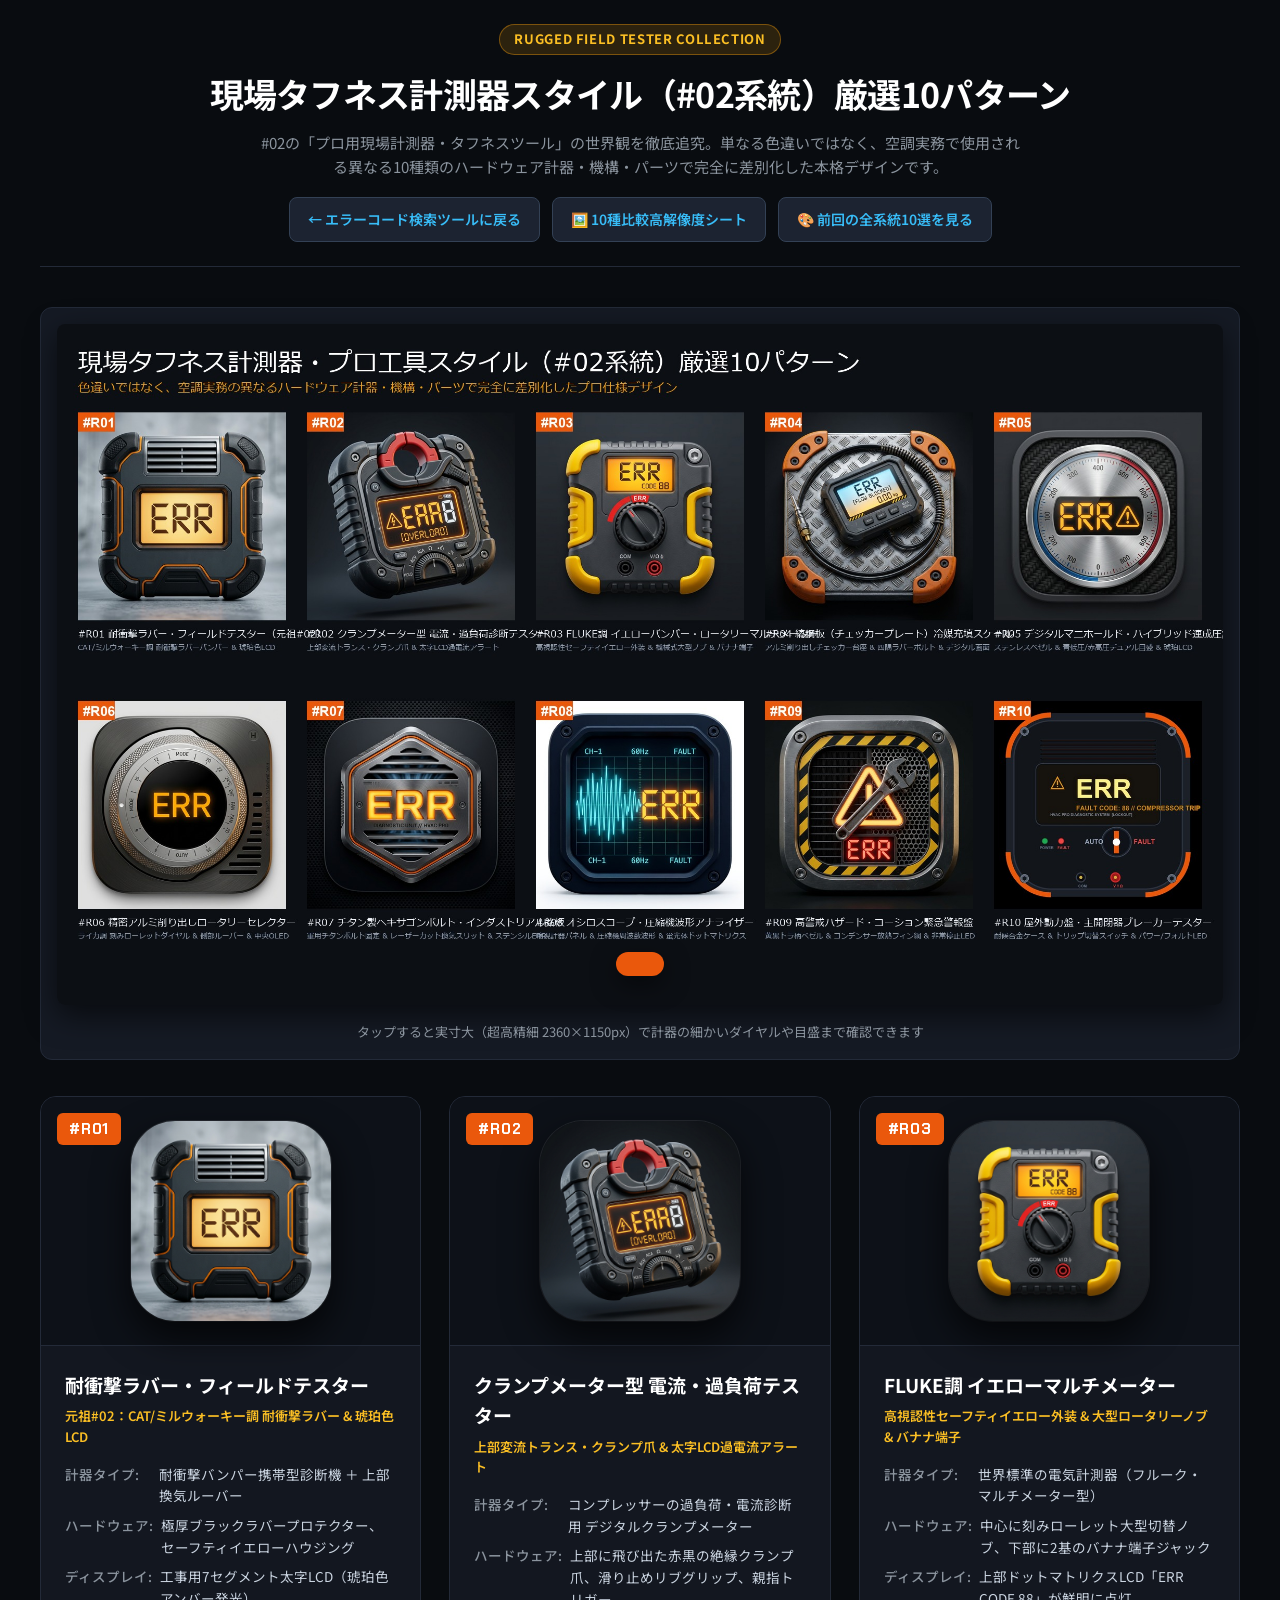
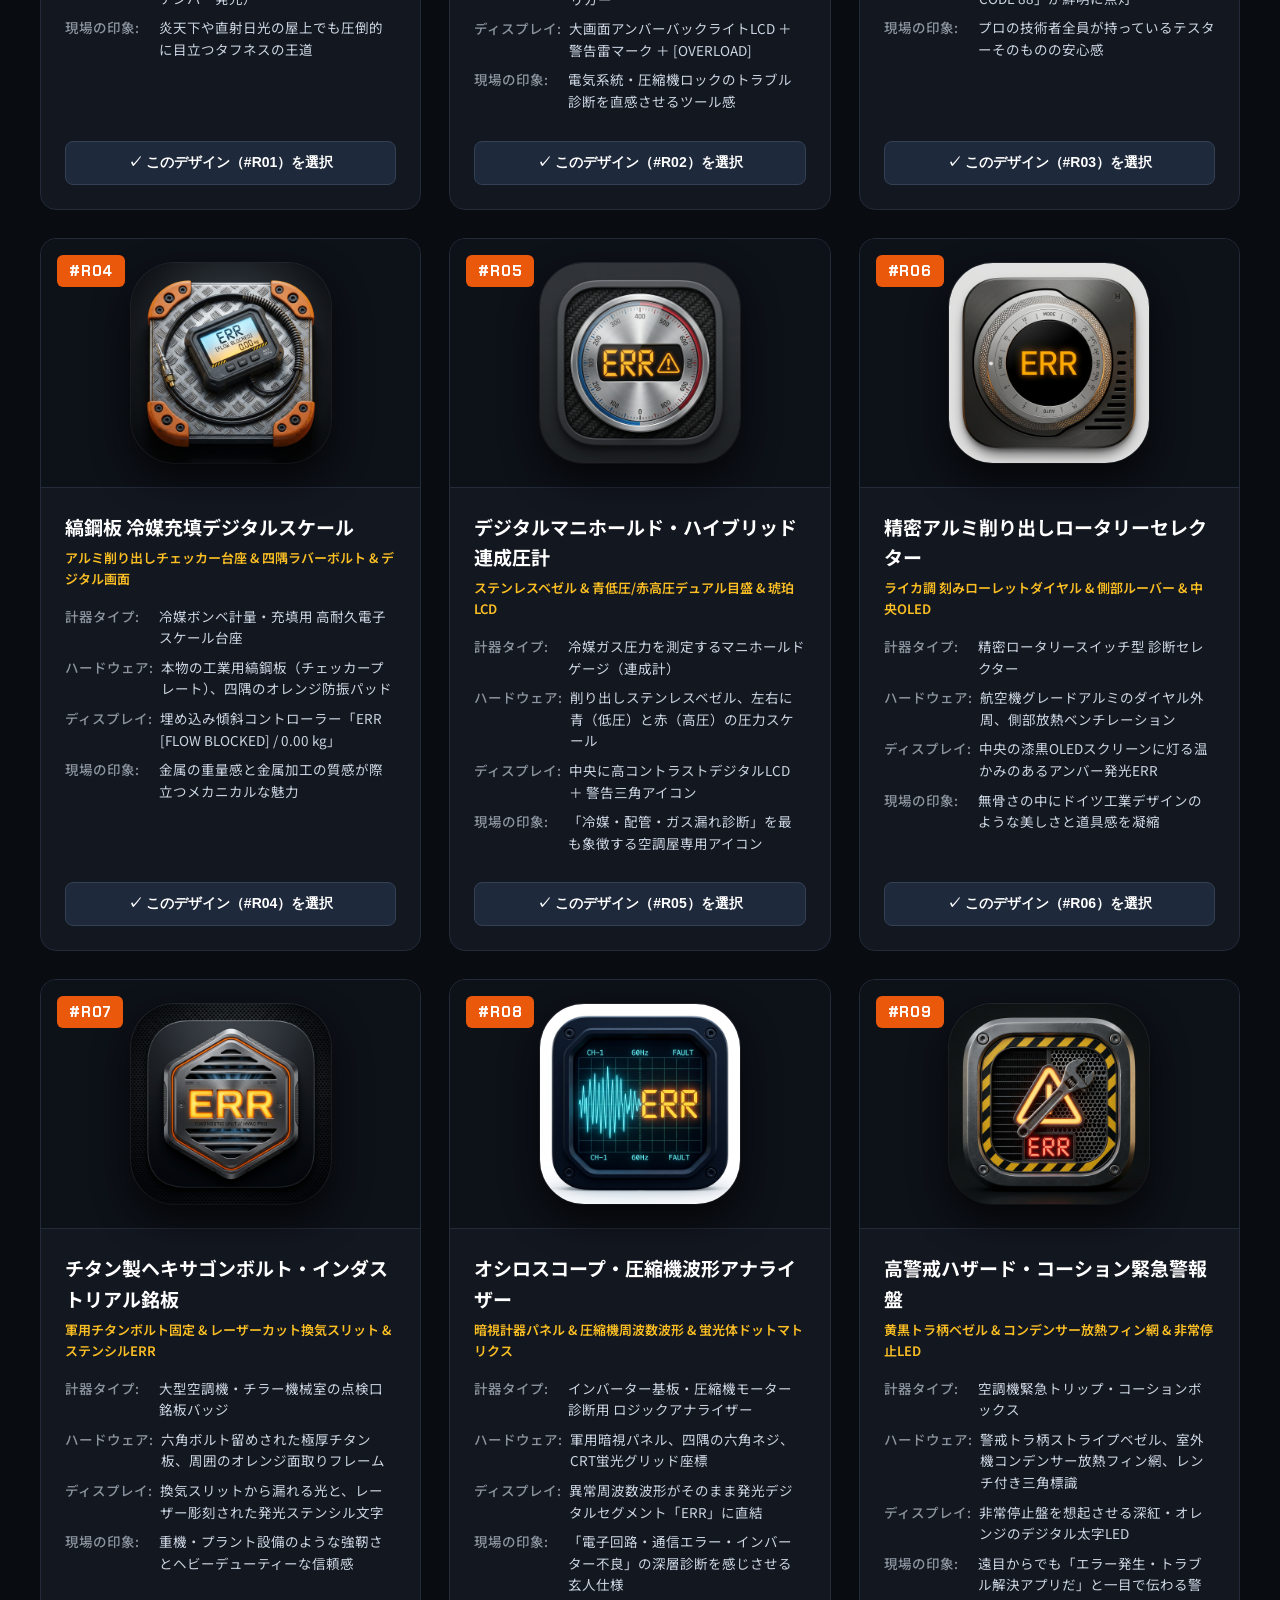
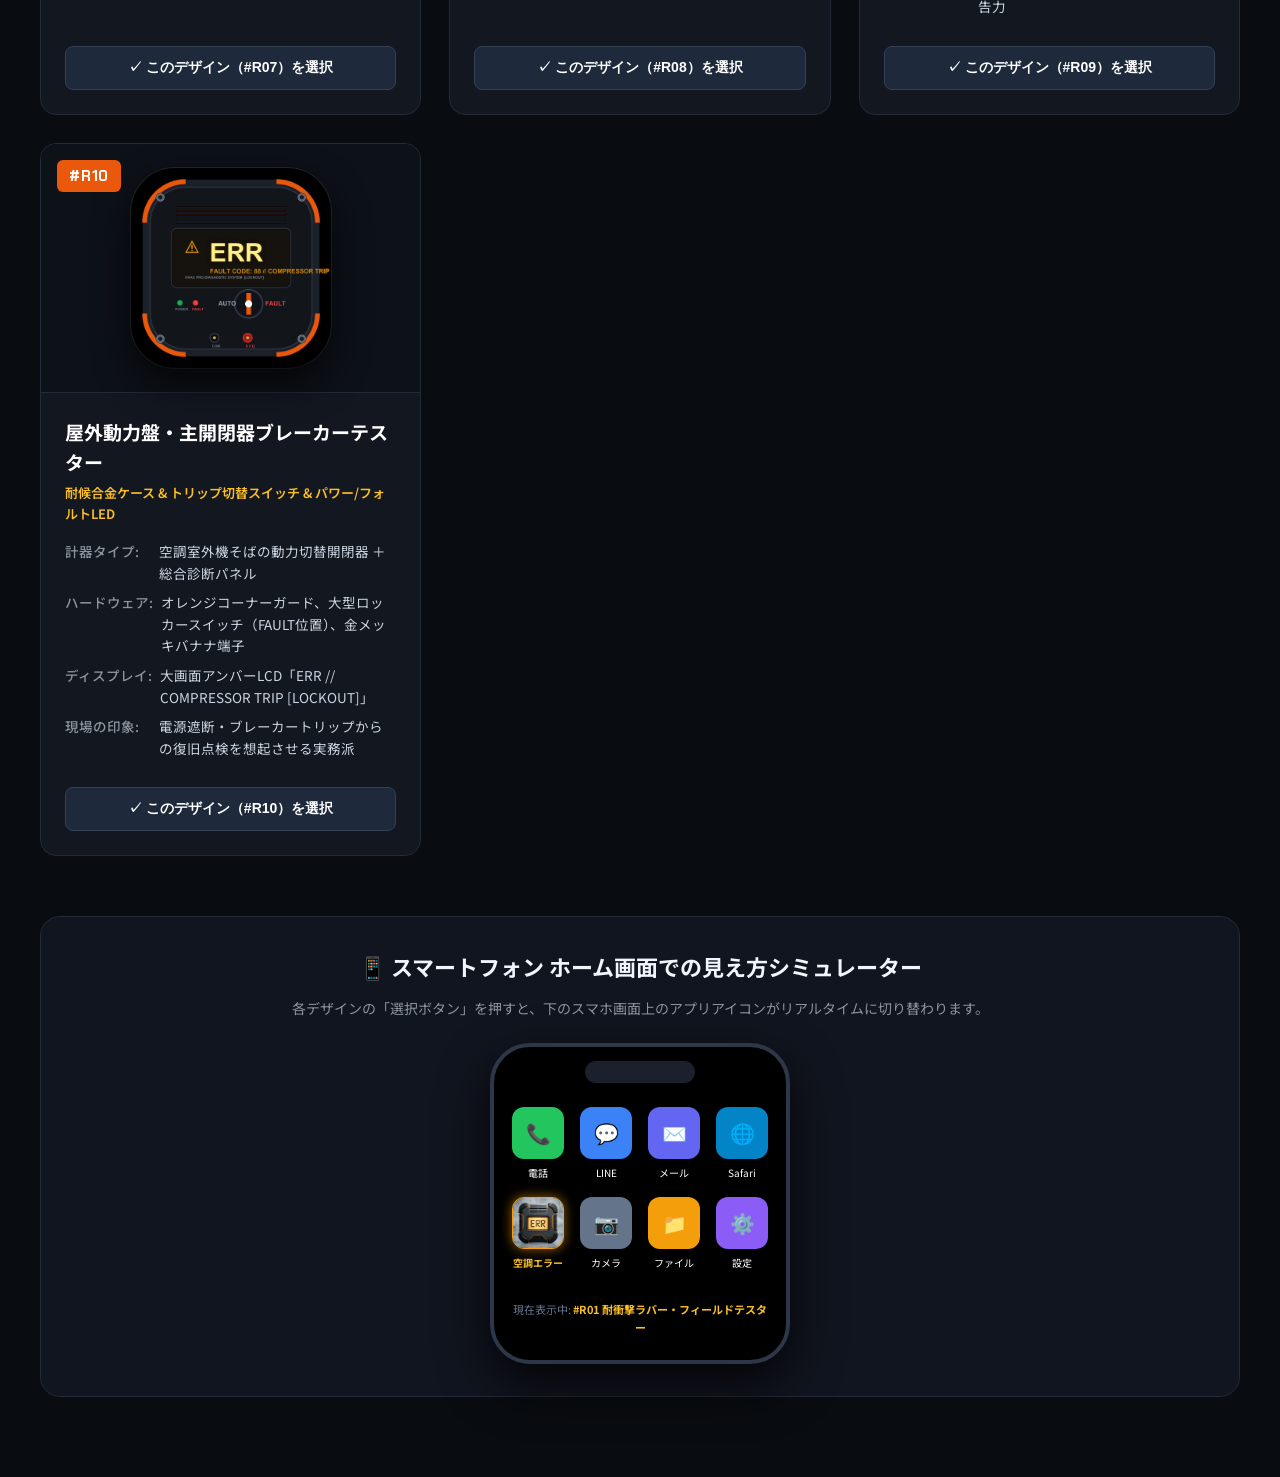
<file: rugged_gallery.html>
<!DOCTYPE html>
<html lang="ja">
<head>
  <meta charset="UTF-8">
  <meta name="viewport" content="width=device-width, initial-scale=1.0">
  <title>HVAC エラーコード検索 - 現場タフネス計測器（#02系統）10選</title>
  <link rel="preconnect" href="https://fonts.googleapis.com">
  <link rel="preconnect" href="https://fonts.gstatic.com" crossorigin>
  <link href="https://fonts.googleapis.com/css2?family=Chakra+Petch:wght@600;700&family=Noto+Sans+JP:wght@400;500;700&display=swap" rel="stylesheet">
  <style>
    :root {
      --bg: #090c10;
      --card-bg: #131720;
      --border: #232a38;
      --accent: #f59e0b;
      --accent-orange: #ea580c;
      --text: #f0f6fc;
      --text-muted: #8b949e;
      --text-sub: #cbd5e1;
    }
    * { box-sizing: border-box; margin: 0; padding: 0; }
    body {
      background: var(--bg);
      color: var(--text);
      font-family: 'Noto Sans JP', -apple-system, BlinkMacSystemFont, sans-serif;
      padding: 24px 16px 80px;
      line-height: 1.6;
    }
    .container {
      max-width: 1200px;
      margin: 0 auto;
    }
    header {
      text-align: center;
      margin-bottom: 40px;
      padding-bottom: 24px;
      border-bottom: 1px solid var(--border);
    }
    .badge-top {
      display: inline-block;
      background: rgba(245, 158, 11, 0.15);
      color: #fbbf24;
      border: 1px solid rgba(245, 158, 11, 0.4);
      padding: 4px 14px;
      border-radius: 999px;
      font-size: 13px;
      font-weight: 700;
      letter-spacing: 0.05em;
      margin-bottom: 12px;
    }
    h1 {
      font-size: clamp(22px, 4vw, 34px);
      font-weight: 700;
      letter-spacing: -0.02em;
      color: #fff;
      margin-bottom: 10px;
    }
    header p {
      color: var(--text-muted);
      font-size: 15px;
      max-width: 760px;
      margin: 0 auto;
    }
    .nav-links {
      display: flex;
      justify-content: center;
      gap: 12px;
      flex-wrap: wrap;
      margin-top: 18px;
    }
    .nav-btn {
      display: inline-flex;
      align-items: center;
      gap: 8px;
      background: #1c2331;
      color: #38bdf8;
      text-decoration: none;
      padding: 10px 18px;
      border-radius: 8px;
      font-size: 14px;
      font-weight: 600;
      border: 1px solid #334155;
      transition: all 0.2s;
    }
    .nav-btn:hover {
      background: #283347;
      border-color: #38bdf8;
    }

    /* Comparison Banner */
    .banner {
      background: #151a24;
      border: 1px solid var(--border);
      border-radius: 12px;
      padding: 16px;
      margin-bottom: 36px;
      text-align: center;
    }
    .banner img {
      max-width: 100%;
      height: auto;
      border-radius: 8px;
      box-shadow: 0 10px 30px rgba(0,0,0,0.6);
    }

    /* Cards Grid */
    .cards-grid {
      display: grid;
      grid-template-columns: repeat(auto-fit, minmax(340px, 1fr));
      gap: 28px;
    }
    .card {
      background: var(--card-bg);
      border: 1px solid var(--border);
      border-radius: 16px;
      overflow: hidden;
      display: flex;
      flex-direction: column;
      transition: transform 0.2s, border-color 0.2s, box-shadow 0.2s;
      position: relative;
    }
    .card:hover {
      transform: translateY(-4px);
      border-color: #f59e0b;
      box-shadow: 0 12px 30px rgba(0,0,0,0.5);
    }
    .card-top {
      position: relative;
      background: #0d1118;
      padding: 24px;
      display: flex;
      justify-content: center;
      align-items: center;
      border-bottom: 1px solid var(--border);
    }
    .icon-preview {
      width: 200px;
      height: 200px;
      border-radius: 44px;
      overflow: hidden;
      box-shadow: 0 16px 36px rgba(0,0,0,0.7), 0 0 0 1px rgba(255,255,255,0.1);
      transition: transform 0.2s;
    }
    .card:hover .icon-preview {
      transform: scale(1.03);
    }
    .icon-preview img {
      width: 100%;
      height: 100%;
      object-fit: cover;
      display: block;
    }
    .number-tag {
      position: absolute;
      top: 16px;
      left: 16px;
      background: #ea580c;
      color: #fff;
      font-family: 'Chakra Petch', sans-serif;
      font-weight: 700;
      font-size: 15px;
      padding: 4px 12px;
      border-radius: 6px;
      letter-spacing: 0.05em;
    }
    .card-body {
      padding: 24px;
      flex: 1;
      display: flex;
      flex-direction: column;
    }
    .card-title {
      font-size: 19px;
      font-weight: 700;
      color: #fff;
      margin-bottom: 6px;
    }
    .card-subtitle {
      font-size: 13px;
      color: #fbbf24;
      font-weight: 600;
      margin-bottom: 16px;
    }
    .meta-list {
      list-style: none;
      font-size: 13.5px;
      margin-bottom: 20px;
      flex: 1;
    }
    .meta-list li {
      margin-bottom: 8px;
      display: flex;
      gap: 8px;
    }
    .meta-label {
      color: var(--text-muted);
      min-width: 86px;
      font-weight: 500;
      flex-shrink: 0;
    }
    .meta-val {
      color: var(--text-sub);
    }
    .btn-apply {
      background: #1e293b;
      color: #fff;
      border: 1px solid #334155;
      padding: 12px;
      border-radius: 8px;
      font-size: 14px;
      font-weight: 700;
      cursor: pointer;
      display: flex;
      align-items: center;
      justify-content: center;
      gap: 8px;
      transition: all 0.2s;
      width: 100%;
    }
    .btn-apply:hover {
      background: #ea580c;
      border-color: #ea580c;
      color: #fff;
    }

    /* Phone simulator */
    .phone-simulator-section {
      margin-top: 60px;
      background: #11151f;
      border: 1px solid var(--border);
      border-radius: 20px;
      padding: 32px 24px;
      text-align: center;
    }
    .phone-simulator-section h2 {
      font-size: 22px;
      margin-bottom: 12px;
    }
    .phone-simulator-section p {
      color: var(--text-muted);
      font-size: 14px;
      margin-bottom: 24px;
    }
    .phone-mockup {
      display: inline-block;
      width: 300px;
      background: #000;
      border: 4px solid #2d3748;
      border-radius: 40px;
      padding: 40px 16px 24px;
      box-shadow: 0 20px 50px rgba(0,0,0,0.8);
      position: relative;
    }
    .phone-notch {
      position: absolute;
      top: 14px;
      left: 50%;
      transform: translateX(-50%);
      width: 110px;
      height: 22px;
      background: #1a202c;
      border-radius: 12px;
    }
    .phone-grid {
      display: grid;
      grid-template-columns: repeat(4, 1fr);
      gap: 16px 12px;
      margin-top: 20px;
    }
    .mock-app {
      display: flex;
      flex-direction: column;
      align-items: center;
      gap: 6px;
    }
    .mock-icon {
      width: 52px;
      height: 52px;
      border-radius: 12px;
      background: #2d3748;
      overflow: hidden;
      display: flex;
      align-items: center;
      justify-content: center;
      font-size: 20px;
    }
    .mock-icon.featured {
      box-shadow: 0 0 12px rgba(245, 158, 11, 0.6);
      border: 1.5px solid #f59e0b;
    }
    .mock-icon.featured img {
      width: 100%;
      height: 100%;
      object-fit: cover;
    }
    .mock-name {
      font-size: 10px;
      color: #fff;
      text-align: center;
      white-space: nowrap;
      overflow: hidden;
      text-overflow: ellipsis;
      width: 56px;
    }
    .toast {
      position: fixed;
      bottom: 24px;
      left: 50%;
      transform: translateX(-50%) translateY(100px);
      background: #ea580c;
      color: #fff;
      padding: 12px 24px;
      border-radius: 999px;
      font-weight: 700;
      font-size: 14px;
      box-shadow: 0 8px 24px rgba(0,0,0,0.5);
      transition: transform 0.3s cubic-bezier(0.18, 0.89, 0.32, 1.28);
      z-index: 9999;
    }
    .toast.show {
      transform: translateX(-50%) translateY(0);
    }
  </style>
</head>
<body>

<div class="container">
  <header>
    <div class="badge-top">RUGGED FIELD TESTER COLLECTION</div>
    <h1>現場タフネス計測器スタイル（#02系統）厳選10パターン</h1>
    <p>#02の「プロ用現場計測器・タフネスツール」の世界観を徹底追究。単なる色違いではなく、空調実務で使用される異なる10種類のハードウェア計器・機構・パーツで完全に差別化した本格デザインです。</p>
    <div class="nav-links">
      <a href="index.html" class="nav-btn">← エラーコード検索ツールに戻る</a>
      <a href="icons_v3_rugged/rugged_comparison_grid.jpg" target="_blank" class="nav-btn">🖼️ 10種比較高解像度シート</a>
      <a href="icons_gallery.html" class="nav-btn">🎨 前回の全系統10選を見る</a>
    </div>
  </header>

  <!-- Banner -->
  <div class="banner">
    <a href="icons_v3_rugged/rugged_comparison_grid.jpg" target="_blank">
      <img src="icons_v3_rugged/rugged_comparison_grid.jpg" alt="現場タフネス10パターン比較シート">
    </a>
    <p style="color: var(--text-muted); font-size: 13px; margin-top: 10px;">タップすると実寸大（超高精細 2360×1150px）で計器の細かいダイヤルや目盛まで確認できます</p>
  </div>

  <!-- Cards -->
  <div class="cards-grid">

    <!-- Pattern R01 -->
    <div class="card" id="card-R01">
      <div class="card-top">
        <span class="number-tag">#R01</span>
        <div class="icon-preview">
          <img src="icons_v3_rugged/pattern_r01_field_tester.jpg" alt="Pattern R01">
        </div>
      </div>
      <div class="card-body">
        <h2 class="card-title">耐衝撃ラバー・フィールドテスター</h2>
        <div class="card-subtitle">元祖#02：CAT/ミルウォーキー調 耐衝撃ラバー & 琥珀色LCD</div>
        <ul class="meta-list">
          <li><span class="meta-label">計器タイプ:</span><span class="meta-val">耐衝撃バンパー携帯型診断機 ＋ 上部換気ルーバー</span></li>
          <li><span class="meta-label">ハードウェア:</span><span class="meta-val">極厚ブラックラバープロテクター、セーフティイエローハウジング</span></li>
          <li><span class="meta-label">ディスプレイ:</span><span class="meta-val">工事用7セグメント太字LCD（琥珀色アンバー発光）</span></li>
          <li><span class="meta-label">現場の印象:</span><span class="meta-val">炎天下や直射日光の屋上でも圧倒的に目立つタフネスの王道</span></li>
        </ul>
        <button class="btn-apply" onclick="selectPattern('R01', 'pattern_r01_field_tester.jpg')">✓ このデザイン（#R01）を選択</button>
      </div>
    </div>

    <!-- Pattern R02 -->
    <div class="card" id="card-R02">
      <div class="card-top">
        <span class="number-tag">#R02</span>
        <div class="icon-preview">
          <img src="icons_v3_rugged/pattern_r02_clamp_meter.jpg" alt="Pattern R02">
        </div>
      </div>
      <div class="card-body">
        <h2 class="card-title">クランプメーター型 電流・過負荷テスター</h2>
        <div class="card-subtitle">上部変流トランス・クランプ爪 & 太字LCD過電流アラート</div>
        <ul class="meta-list">
          <li><span class="meta-label">計器タイプ:</span><span class="meta-val">コンプレッサーの過負荷・電流診断用 デジタルクランプメーター</span></li>
          <li><span class="meta-label">ハードウェア:</span><span class="meta-val">上部に飛び出た赤黒の絶縁クランプ爪、滑り止めリブグリップ、親指トリガー</span></li>
          <li><span class="meta-label">ディスプレイ:</span><span class="meta-val">大画面アンバーバックライトLCD ＋ 警告雷マーク ＋ [OVERLOAD]</span></li>
          <li><span class="meta-label">現場の印象:</span><span class="meta-val">電気系統・圧縮機ロックのトラブル診断を直感させるツール感</span></li>
        </ul>
        <button class="btn-apply" onclick="selectPattern('R02', 'pattern_r02_clamp_meter.jpg')">✓ このデザイン（#R02）を選択</button>
      </div>
    </div>

    <!-- Pattern R03 -->
    <div class="card" id="card-R03">
      <div class="card-top">
        <span class="number-tag">#R03</span>
        <div class="icon-preview">
          <img src="icons_v3_rugged/pattern_r03_fluke_multimeter.jpg" alt="Pattern R03">
        </div>
      </div>
      <div class="card-body">
        <h2 class="card-title">FLUKE調 イエローマルチメーター</h2>
        <div class="card-subtitle">高視認性セーフティイエロー外装 & 大型ロータリーノブ & バナナ端子</div>
        <ul class="meta-list">
          <li><span class="meta-label">計器タイプ:</span><span class="meta-val">世界標準の電気計測器（フルーク・マルチメーター型）</span></li>
          <li><span class="meta-label">ハードウェア:</span><span class="meta-val">中心に刻みローレット大型切替ノブ、下部に2基のバナナ端子ジャック</span></li>
          <li><span class="meta-label">ディスプレイ:</span><span class="meta-val">上部ドットマトリクスLCD「ERR CODE 88」が鮮明に点灯</span></li>
          <li><span class="meta-label">現場の印象:</span><span class="meta-val">プロの技術者全員が持っているテスターそのものの安心感</span></li>
        </ul>
        <button class="btn-apply" onclick="selectPattern('R03', 'pattern_r03_fluke_multimeter.jpg')">✓ このデザイン（#R03）を選択</button>
      </div>
    </div>

    <!-- Pattern R04 -->
    <div class="card" id="card-R04">
      <div class="card-top">
        <span class="number-tag">#R04</span>
        <div class="icon-preview">
          <img src="icons_v3_rugged/pattern_r04_refrigerant_scale.jpg" alt="Pattern R04">
        </div>
      </div>
      <div class="card-body">
        <h2 class="card-title">縞鋼板 冷媒充填デジタルスケール</h2>
        <div class="card-subtitle">アルミ削り出しチェッカー台座 & 四隅ラバーボルト & デジタル画面</div>
        <ul class="meta-list">
          <li><span class="meta-label">計器タイプ:</span><span class="meta-val">冷媒ボンベ計量・充填用 高耐久電子スケール台座</span></li>
          <li><span class="meta-label">ハードウェア:</span><span class="meta-val">本物の工業用縞鋼板（チェッカープレート）、四隅のオレンジ防振パッド</span></li>
          <li><span class="meta-label">ディスプレイ:</span><span class="meta-val">埋め込み傾斜コントローラー「ERR [FLOW BLOCKED] / 0.00 kg」</span></li>
          <li><span class="meta-label">現場の印象:</span><span class="meta-val">金属の重量感と金属加工の質感が際立つメカニカルな魅力</span></li>
        </ul>
        <button class="btn-apply" onclick="selectPattern('R04', 'pattern_r04_refrigerant_scale.jpg')">✓ このデザイン（#R04）を選択</button>
      </div>
    </div>

    <!-- Pattern R05 -->
    <div class="card" id="card-R05">
      <div class="card-top">
        <span class="number-tag">#R05</span>
        <div class="icon-preview">
          <img src="icons_v3_rugged/pattern_r05_digital_manifold.jpg" alt="Pattern R05">
        </div>
      </div>
      <div class="card-body">
        <h2 class="card-title">デジタルマニホールド・ハイブリッド連成圧計</h2>
        <div class="card-subtitle">ステンレスベゼル & 青低圧/赤高圧デュアル目盛 & 琥珀LCD</div>
        <ul class="meta-list">
          <li><span class="meta-label">計器タイプ:</span><span class="meta-val">冷媒ガス圧力を測定するマニホールドゲージ（連成計）</span></li>
          <li><span class="meta-label">ハードウェア:</span><span class="meta-val">削り出しステンレスベゼル、左右に青（低圧）と赤（高圧）の圧力スケール</span></li>
          <li><span class="meta-label">ディスプレイ:</span><span class="meta-val">中央に高コントラストデジタルLCD ＋ 警告三角アイコン</span></li>
          <li><span class="meta-label">現場の印象:</span><span class="meta-val">「冷媒・配管・ガス漏れ診断」を最も象徴する空調屋専用アイコン</span></li>
        </ul>
        <button class="btn-apply" onclick="selectPattern('R05', 'pattern_r05_digital_manifold.jpg')">✓ このデザイン（#R05）を選択</button>
      </div>
    </div>

    <!-- Pattern R06 -->
    <div class="card" id="card-R06">
      <div class="card-top">
        <span class="number-tag">#R06</span>
        <div class="icon-preview">
          <img src="icons_v3_rugged/pattern_r06_rotary_selector.jpg" alt="Pattern R06">
        </div>
      </div>
      <div class="card-body">
        <h2 class="card-title">精密アルミ削り出しロータリーセレクター</h2>
        <div class="card-subtitle">ライカ調 刻みローレットダイヤル & 側部ルーバー & 中央OLED</div>
        <ul class="meta-list">
          <li><span class="meta-label">計器タイプ:</span><span class="meta-val">精密ロータリースイッチ型 診断セレクター</span></li>
          <li><span class="meta-label">ハードウェア:</span><span class="meta-val">航空機グレードアルミのダイヤル外周、側部放熱ベンチレーション</span></li>
          <li><span class="meta-label">ディスプレイ:</span><span class="meta-val">中央の漆黒OLEDスクリーンに灯る温かみのあるアンバー発光ERR</span></li>
          <li><span class="meta-label">現場の印象:</span><span class="meta-val">無骨さの中にドイツ工業デザインのような美しさと道具感を凝縮</span></li>
        </ul>
        <button class="btn-apply" onclick="selectPattern('R06', 'pattern_r06_rotary_selector.jpg')">✓ このデザイン（#R06）を選択</button>
      </div>
    </div>

    <!-- Pattern R07 -->
    <div class="card" id="card-R07">
      <div class="card-top">
        <span class="number-tag">#R07</span>
        <div class="icon-preview">
          <img src="icons_v3_rugged/pattern_r07_titanium_hex.jpg" alt="Pattern R07">
        </div>
      </div>
      <div class="card-body">
        <h2 class="card-title">チタン製ヘキサゴンボルト・インダストリアル銘板</h2>
        <div class="card-subtitle">軍用チタンボルト固定 & レーザーカット換気スリット & ステンシルERR</div>
        <ul class="meta-list">
          <li><span class="meta-label">計器タイプ:</span><span class="meta-val">大型空調機・チラー機械室の点検口銘板バッジ</span></li>
          <li><span class="meta-label">ハードウェア:</span><span class="meta-val">六角ボルト留めされた極厚チタン板、周囲のオレンジ面取りフレーム</span></li>
          <li><span class="meta-label">ディスプレイ:</span><span class="meta-val">換気スリットから漏れる光と、レーザー彫刻された発光ステンシル文字</span></li>
          <li><span class="meta-label">現場の印象:</span><span class="meta-val">重機・プラント設備のような強靭さとヘビーデューティーな信頼感</span></li>
        </ul>
        <button class="btn-apply" onclick="selectPattern('R07', 'pattern_r07_titanium_hex.jpg')">✓ このデザイン（#R07）を選択</button>
      </div>
    </div>

    <!-- Pattern R08 -->
    <div class="card" id="card-R08">
      <div class="card-top">
        <span class="number-tag">#R08</span>
        <div class="icon-preview">
          <img src="icons_v3_rugged/pattern_r08_oscilloscope_wave.jpg" alt="Pattern R08">
        </div>
      </div>
      <div class="card-body">
        <h2 class="card-title">オシロスコープ・圧縮機波形アナライザー</h2>
        <div class="card-subtitle">暗視計器パネル & 圧縮機周波数波形 & 蛍光体ドットマトリクス</div>
        <ul class="meta-list">
          <li><span class="meta-label">計器タイプ:</span><span class="meta-val">インバーター基板・圧縮機モーター診断用 ロジックアナライザー</span></li>
          <li><span class="meta-label">ハードウェア:</span><span class="meta-val">軍用暗視パネル、四隅の六角ネジ、CRT蛍光グリッド座標</span></li>
          <li><span class="meta-label">ディスプレイ:</span><span class="meta-val">異常周波数波形がそのまま発光デジタルセグメント「ERR」に直結</span></li>
          <li><span class="meta-label">現場の印象:</span><span class="meta-val">「電子回路・通信エラー・インバーター不良」の深層診断を感じさせる玄人仕様</span></li>
        </ul>
        <button class="btn-apply" onclick="selectPattern('R08', 'pattern_r08_oscilloscope_wave.jpg')">✓ このデザイン（#R08）を選択</button>
      </div>
    </div>

    <!-- Pattern R09 -->
    <div class="card" id="card-R09">
      <div class="card-top">
        <span class="number-tag">#R09</span>
        <div class="icon-preview">
          <img src="icons_v3_rugged/pattern_r09_hazard_box.jpg" alt="Pattern R09">
        </div>
      </div>
      <div class="card-body">
        <h2 class="card-title">高警戒ハザード・コーション緊急警報盤</h2>
        <div class="card-subtitle">黄黒トラ柄ベゼル & コンデンサー放熱フィン網 & 非常停止LED</div>
        <ul class="meta-list">
          <li><span class="meta-label">計器タイプ:</span><span class="meta-val">空調機緊急トリップ・コーションボックス</span></li>
          <li><span class="meta-label">ハードウェア:</span><span class="meta-val">警戒トラ柄ストライプベゼル、室外機コンデンサー放熱フィン網、レンチ付き三角標識</span></li>
          <li><span class="meta-label">ディスプレイ:</span><span class="meta-val">非常停止盤を想起させる深紅・オレンジのデジタル太字LED</span></li>
          <li><span class="meta-label">現場の印象:</span><span class="meta-val">遠目からでも「エラー発生・トラブル解決アプリだ」と一目で伝わる警告力</span></li>
        </ul>
        <button class="btn-apply" onclick="selectPattern('R09', 'pattern_r09_hazard_box.jpg')">✓ このデザイン（#R09）を選択</button>
      </div>
    </div>

    <!-- Pattern R10 -->
    <div class="card" id="card-R10">
      <div class="card-top">
        <span class="number-tag">#R10</span>
        <div class="icon-preview">
          <img src="icons_v3_rugged/pattern_r10_disconnect_switch.jpg" alt="Pattern R10">
        </div>
      </div>
      <div class="card-body">
        <h2 class="card-title">屋外動力盤・主開閉器ブレーカーテスター</h2>
        <div class="card-subtitle">耐候合金ケース & トリップ切替スイッチ & パワー/フォルトLED</div>
        <ul class="meta-list">
          <li><span class="meta-label">計器タイプ:</span><span class="meta-val">空調室外機そばの動力切替開閉器 ＋ 総合診断パネル</span></li>
          <li><span class="meta-label">ハードウェア:</span><span class="meta-val">オレンジコーナーガード、大型ロッカースイッチ（FAULT位置）、金メッキバナナ端子</span></li>
          <li><span class="meta-label">ディスプレイ:</span><span class="meta-val">大画面アンバーLCD「ERR // COMPRESSOR TRIP [LOCKOUT]」</span></li>
          <li><span class="meta-label">現場の印象:</span><span class="meta-val">電源遮断・ブレーカートリップからの復旧点検を想起させる実務派</span></li>
        </ul>
        <button class="btn-apply" onclick="selectPattern('R10', 'pattern_r10_disconnect_switch.jpg')">✓ このデザイン（#R10）を選択</button>
      </div>
    </div>

  </div>

  <!-- Phone Simulator -->
  <div class="phone-simulator-section">
    <h2>📱 スマートフォン ホーム画面での見え方シミュレーター</h2>
    <p>各デザインの「選択ボタン」を押すと、下のスマホ画面上のアプリアイコンがリアルタイムに切り替わります。</p>
    <div class="phone-mockup">
      <div class="phone-notch"></div>
      <div class="phone-grid">
        <div class="mock-app">
          <div class="mock-icon" style="background:#22c55e;">📞</div>
          <div class="mock-name">電話</div>
        </div>
        <div class="mock-app">
          <div class="mock-icon" style="background:#3b82f6;">💬</div>
          <div class="mock-name">LINE</div>
        </div>
        <div class="mock-app">
          <div class="mock-icon" style="background:#6366f1;">✉️</div>
          <div class="mock-name">メール</div>
        </div>
        <div class="mock-app">
          <div class="mock-icon" style="background:#0284c7;">🌐</div>
          <div class="mock-name">Safari</div>
        </div>

        <!-- Featured App Icon -->
        <div class="mock-app">
          <div class="mock-icon featured" id="simulated-app-icon">
            <img src="icons_v3_rugged/pattern_r01_field_tester.jpg" id="sim-icon-img" alt="Active Icon">
          </div>
          <div class="mock-name" style="color:#fbbf24; font-weight:700;">空調エラー</div>
        </div>

        <div class="mock-app">
          <div class="mock-icon" style="background:#64748b;">📷</div>
          <div class="mock-name">カメラ</div>
        </div>
        <div class="mock-app">
          <div class="mock-icon" style="background:#f59e0b;">📁</div>
          <div class="mock-name">ファイル</div>
        </div>
        <div class="mock-app">
          <div class="mock-icon" style="background:#8b5cf6;">⚙️</div>
          <div class="mock-name">設定</div>
        </div>
      </div>
      <div style="margin-top: 30px; font-size: 11px; color: #64748b;">現在表示中: <span id="current-sim-title" style="color:#fbbf24; font-weight:700;">#R01 耐衝撃ラバー・フィールドテスター</span></div>
    </div>
  </div>

</div>

<div class="toast" id="toast"></div>

<script>
  function selectPattern(id, filename) {
    const imgPath = 'icons_v3_rugged/' + filename;
    document.getElementById('sim-icon-img').src = imgPath;
    
    // Highlight selected card
    document.querySelectorAll('.card').forEach(c => c.style.borderColor = 'var(--border)');
    const selCard = document.getElementById('card-' + id);
    if (selCard) selCard.style.borderColor = '#f59e0b';
    
    // Update simulation label
    const titles = {
      'R01': '#R01 耐衝撃フィールドテスター（元祖#02）',
      'R02': '#R02 クランプメーター型 電流診断テスター',
      'R03': '#R03 FLUKE調 イエローマルチメーター',
      'R04': '#R04 縞鋼板 冷媒充填デジタルスケール',
      'R05': '#R05 デジタルマニホールド連成圧計',
      'R06': '#R06 精密アルミ削り出しロータリーセレクター',
      'R07': '#R07 チタン製ヘキサゴン銘板バッジ',
      'R08': '#R08 オシロスコープ波形アナライザー',
      'R09': '#R09 高警戒ハザード・コーション警報盤',
      'R10': '#R10 屋外動力盤・主開閉器ブレーカー'
    };
    document.getElementById('current-sim-title').textContent = titles[id] || ('#' + id);

    showToast('デザイン #' + id + ' を選択しました！下部のスマホ画面で確認できます');

    // Scroll smoothly to phone simulator
    document.querySelector('.phone-simulator-section').scrollIntoView({ behavior: 'smooth', block: 'center' });
  }

  function showToast(msg) {
    const t = document.getElementById('toast');
    t.textContent = msg;
    t.classList.add('show');
    setTimeout(() => {
      t.classList.remove('show');
    }, 2800);
  }
</script>

</body>
</html>
</file>
